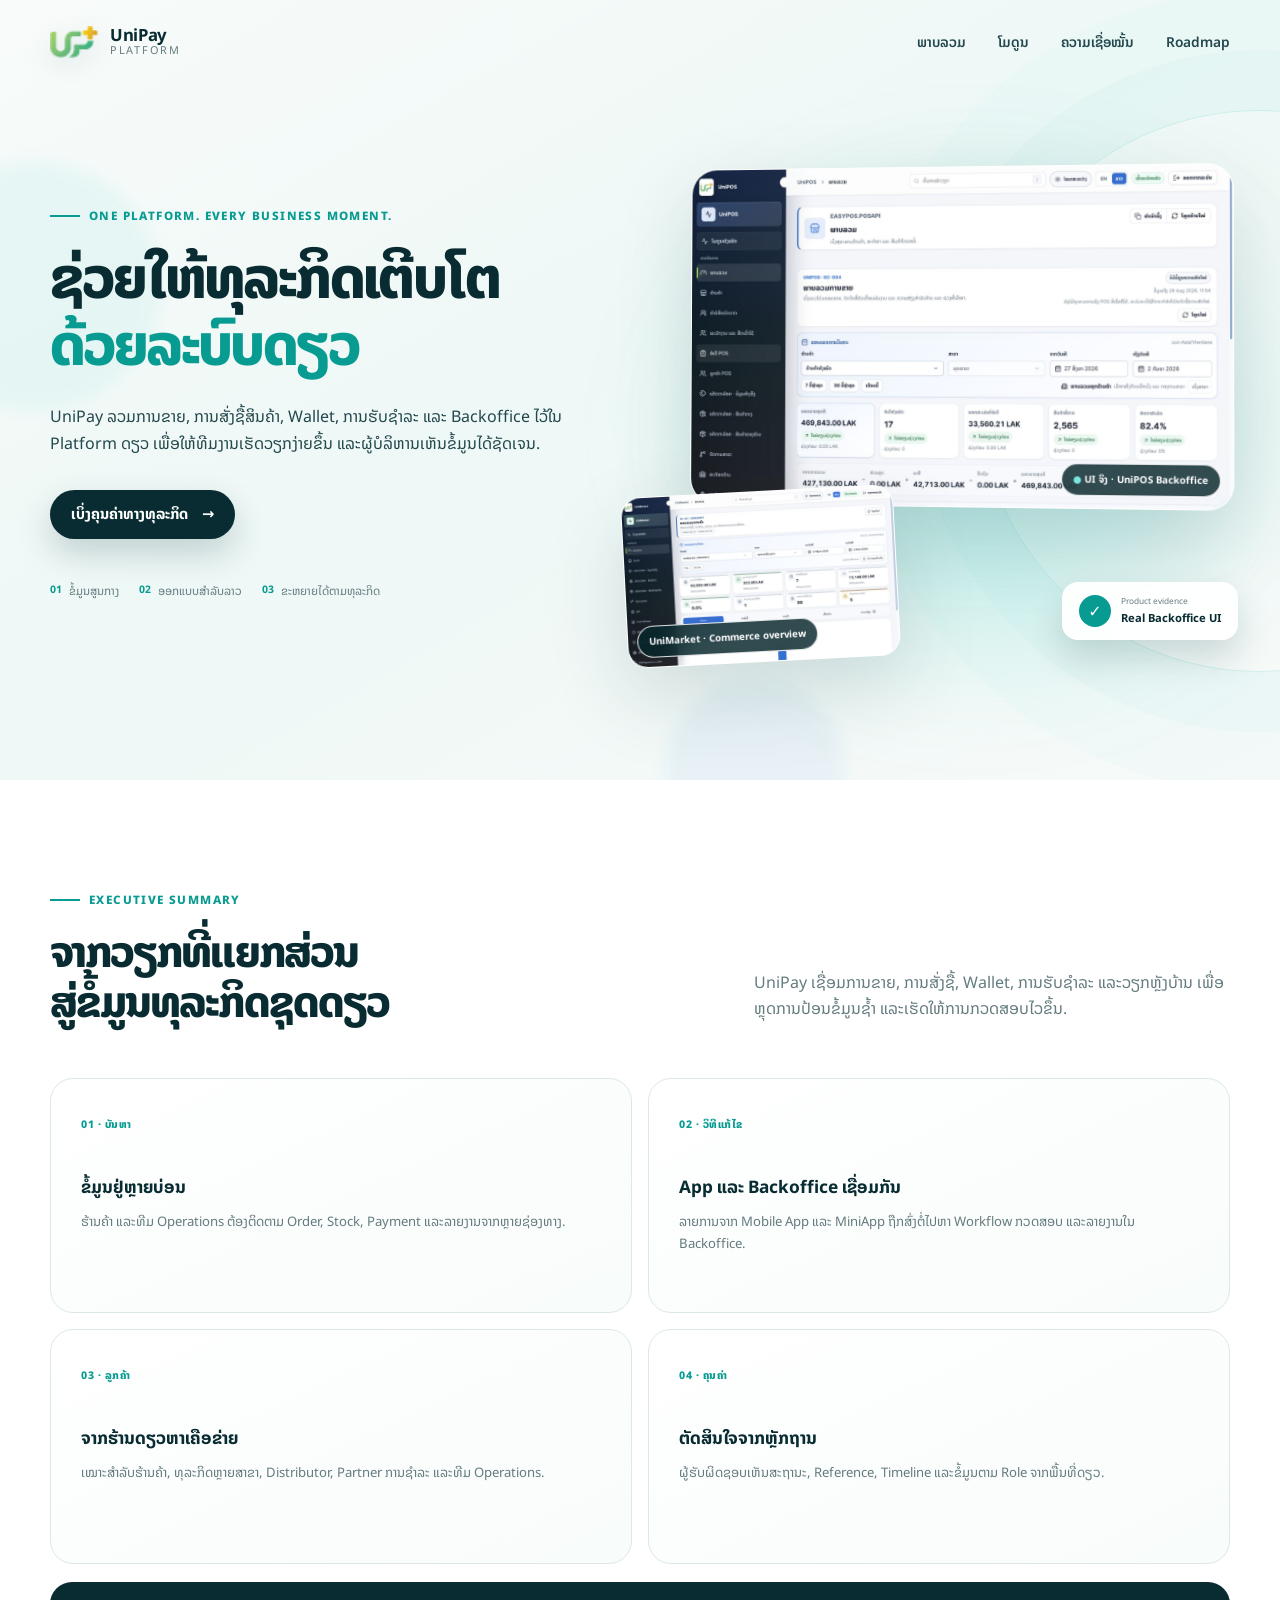
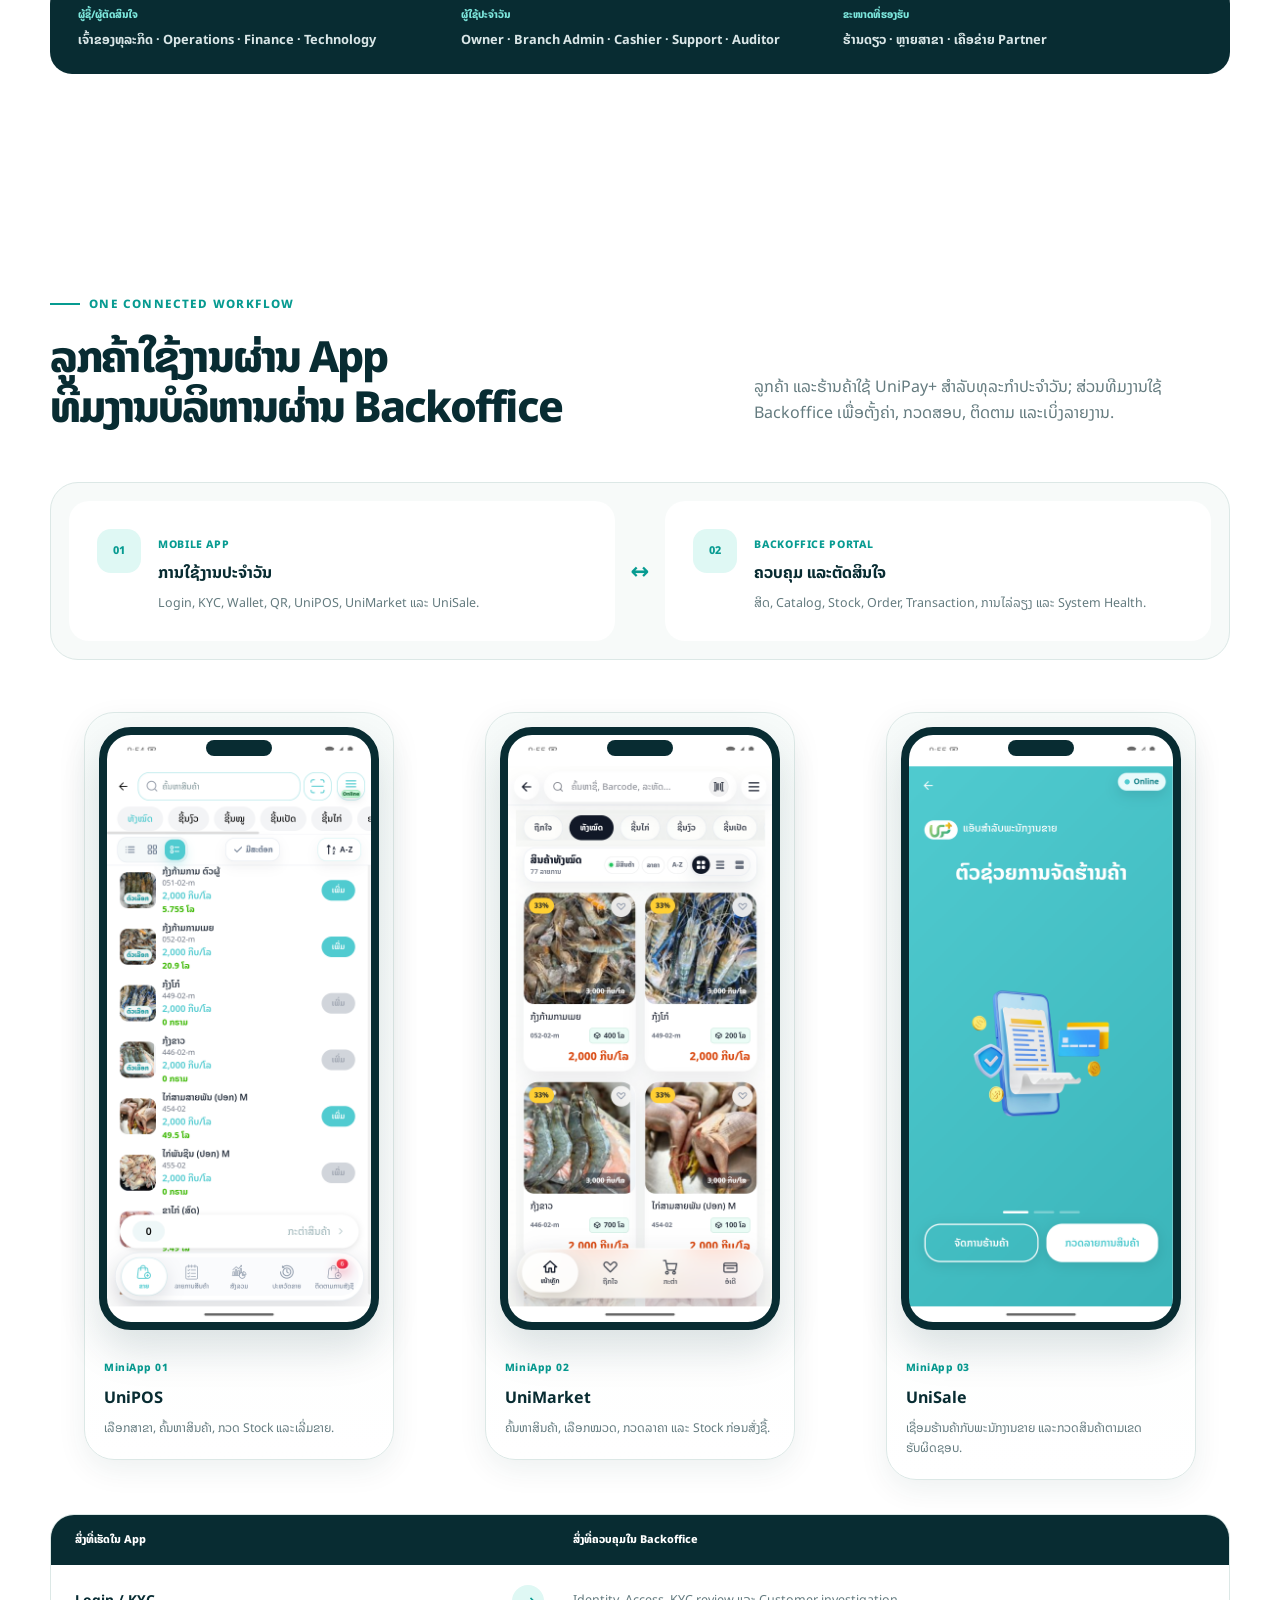
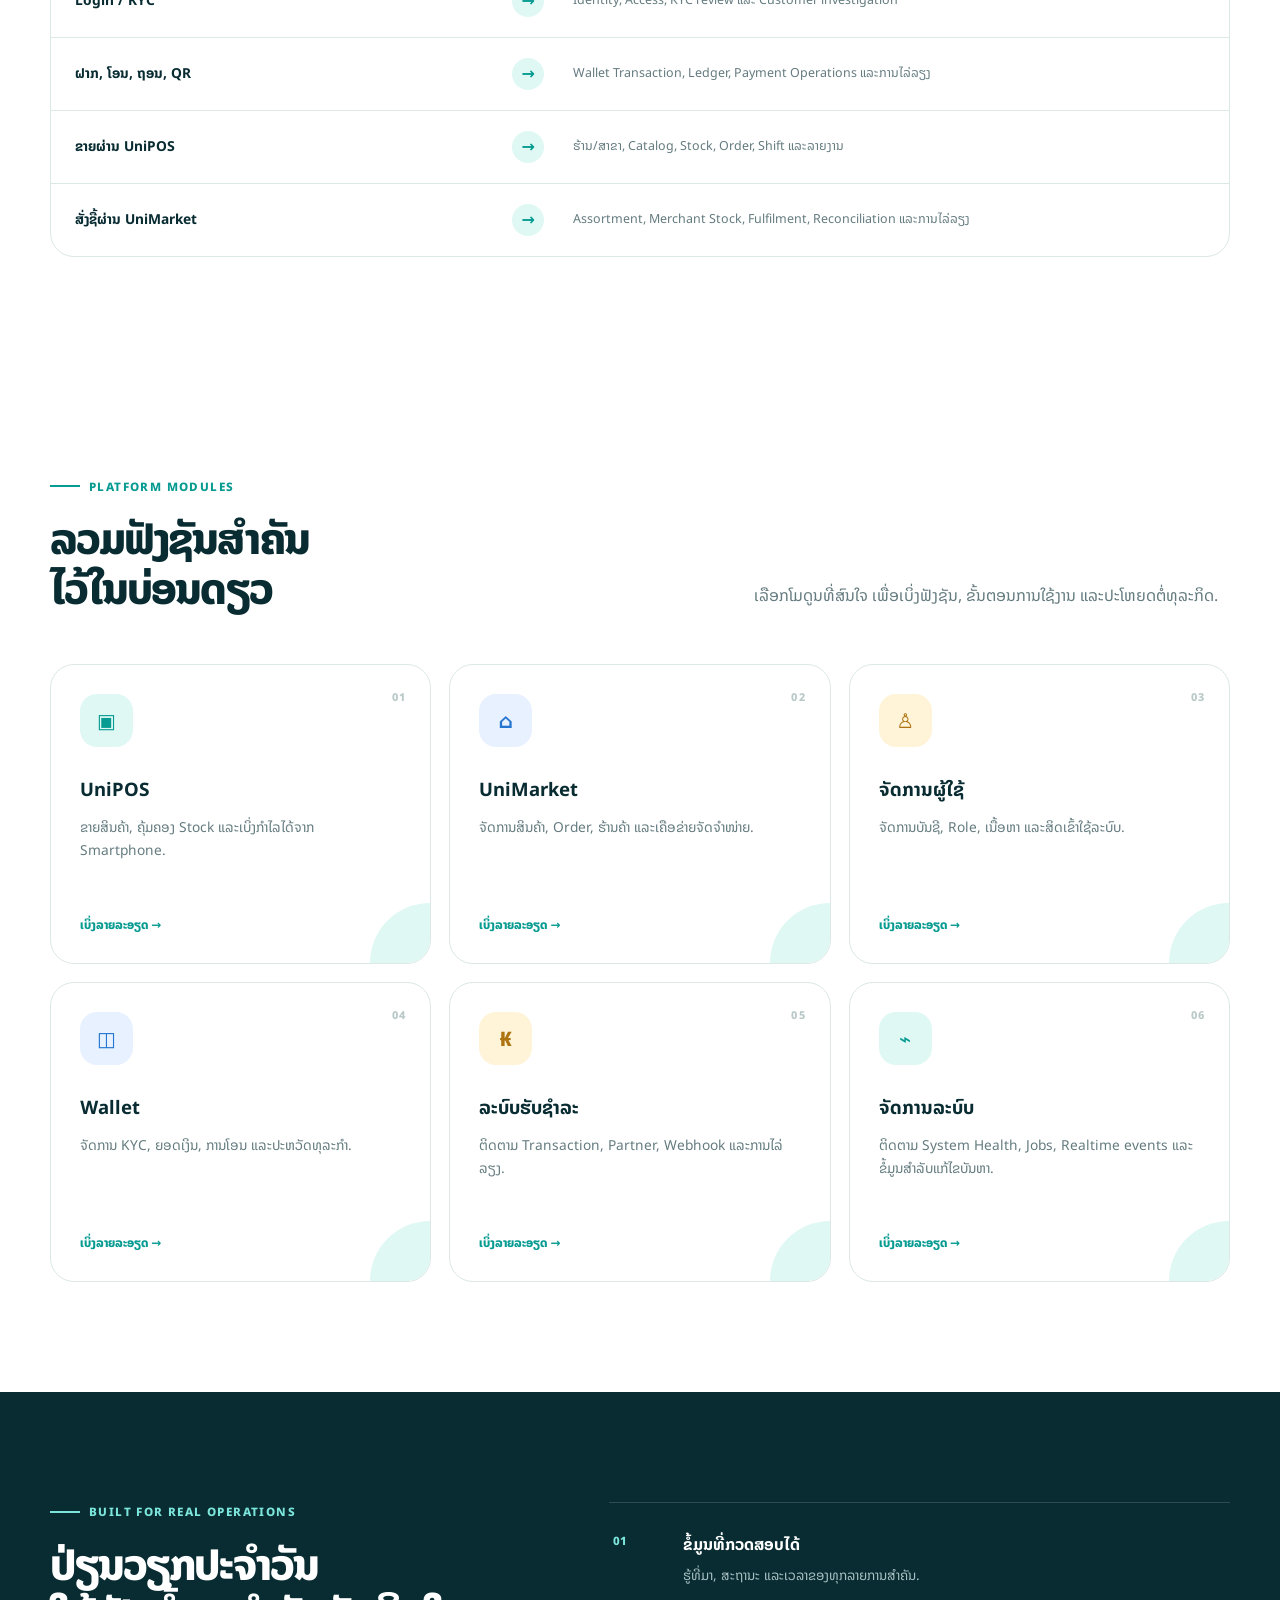
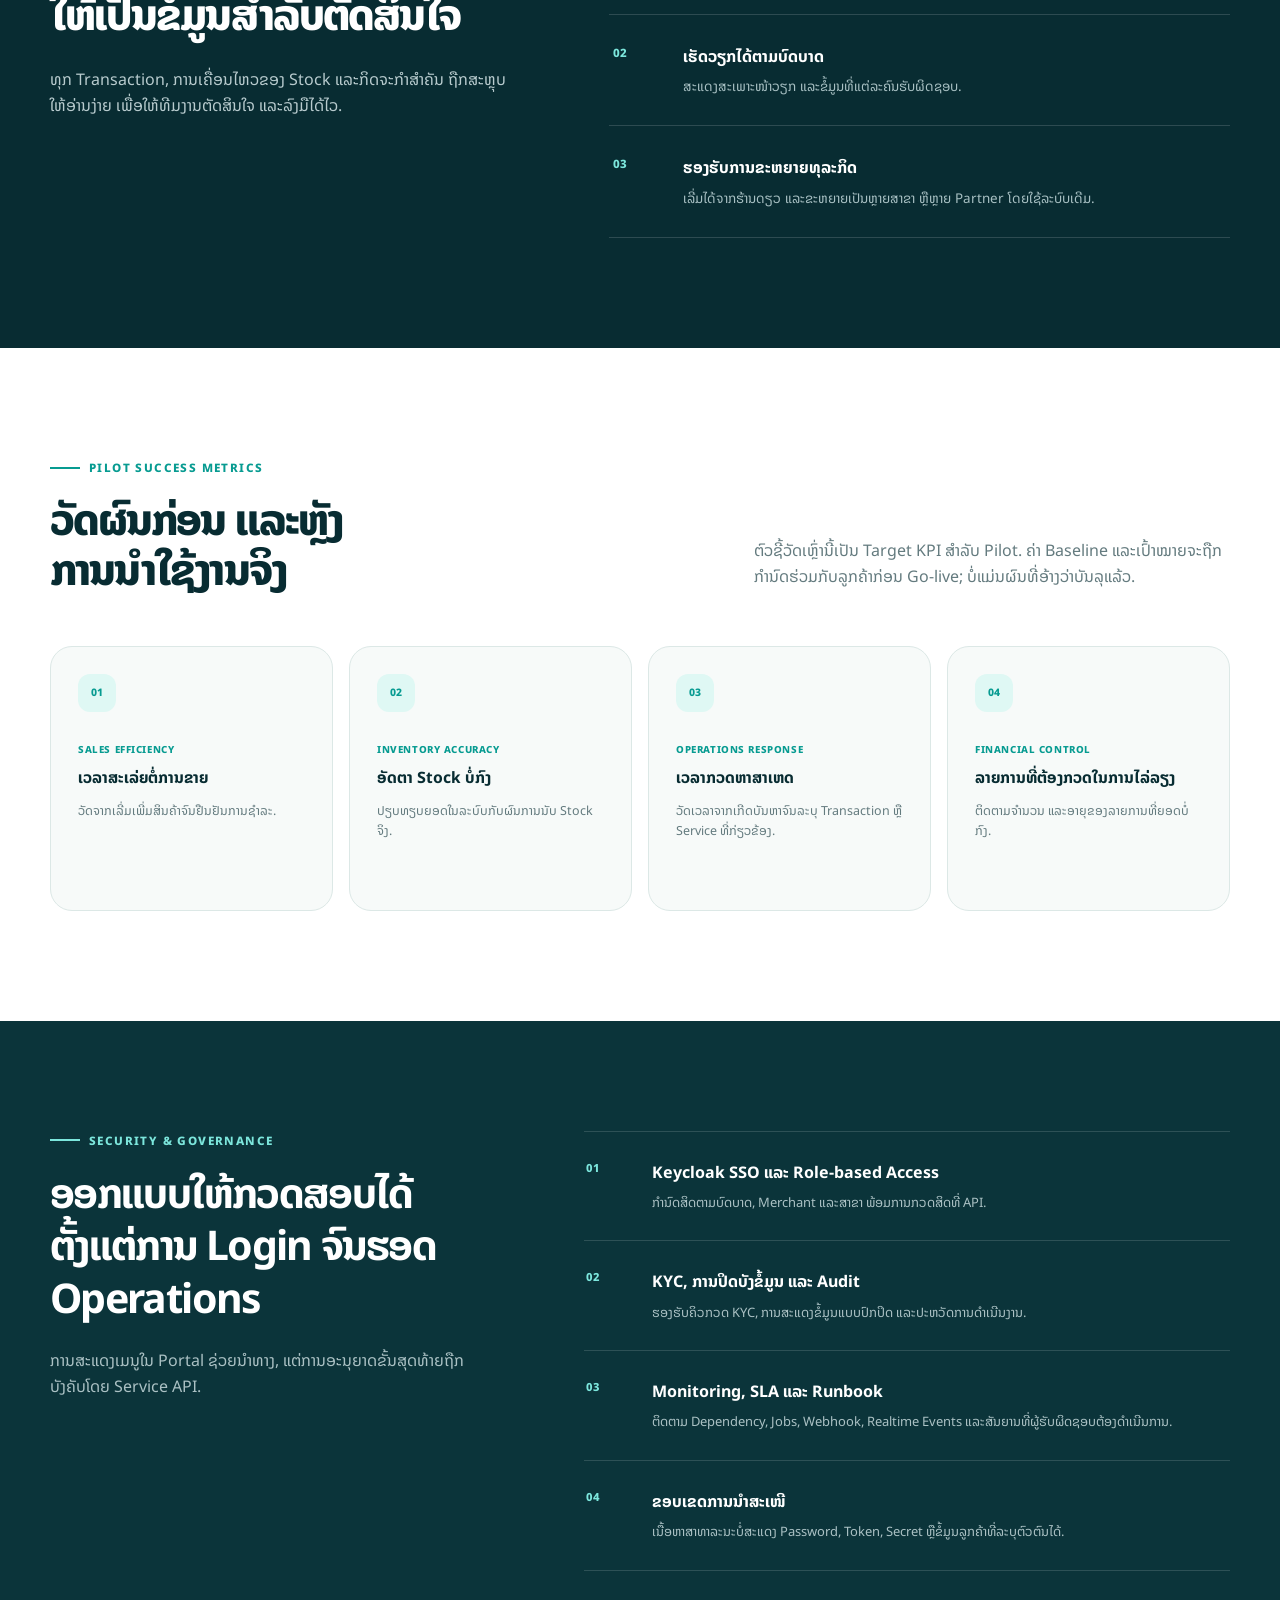
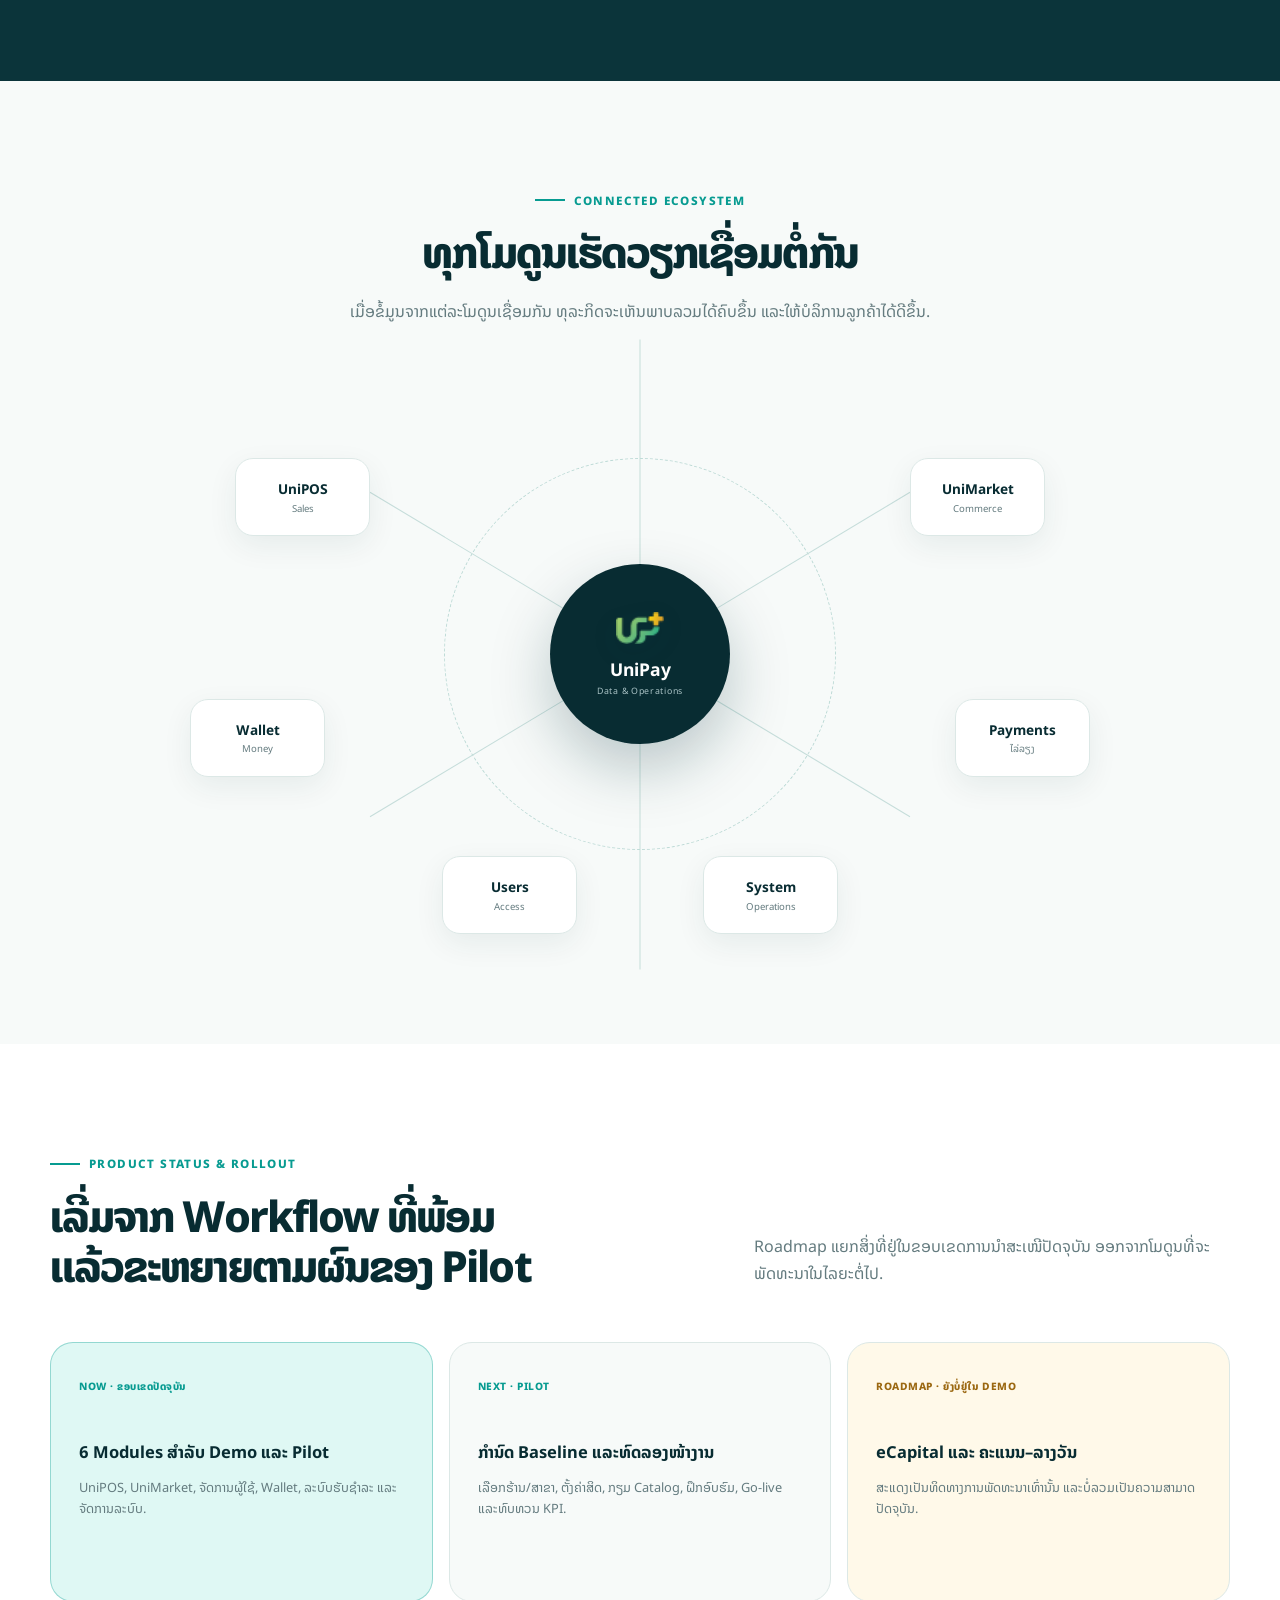
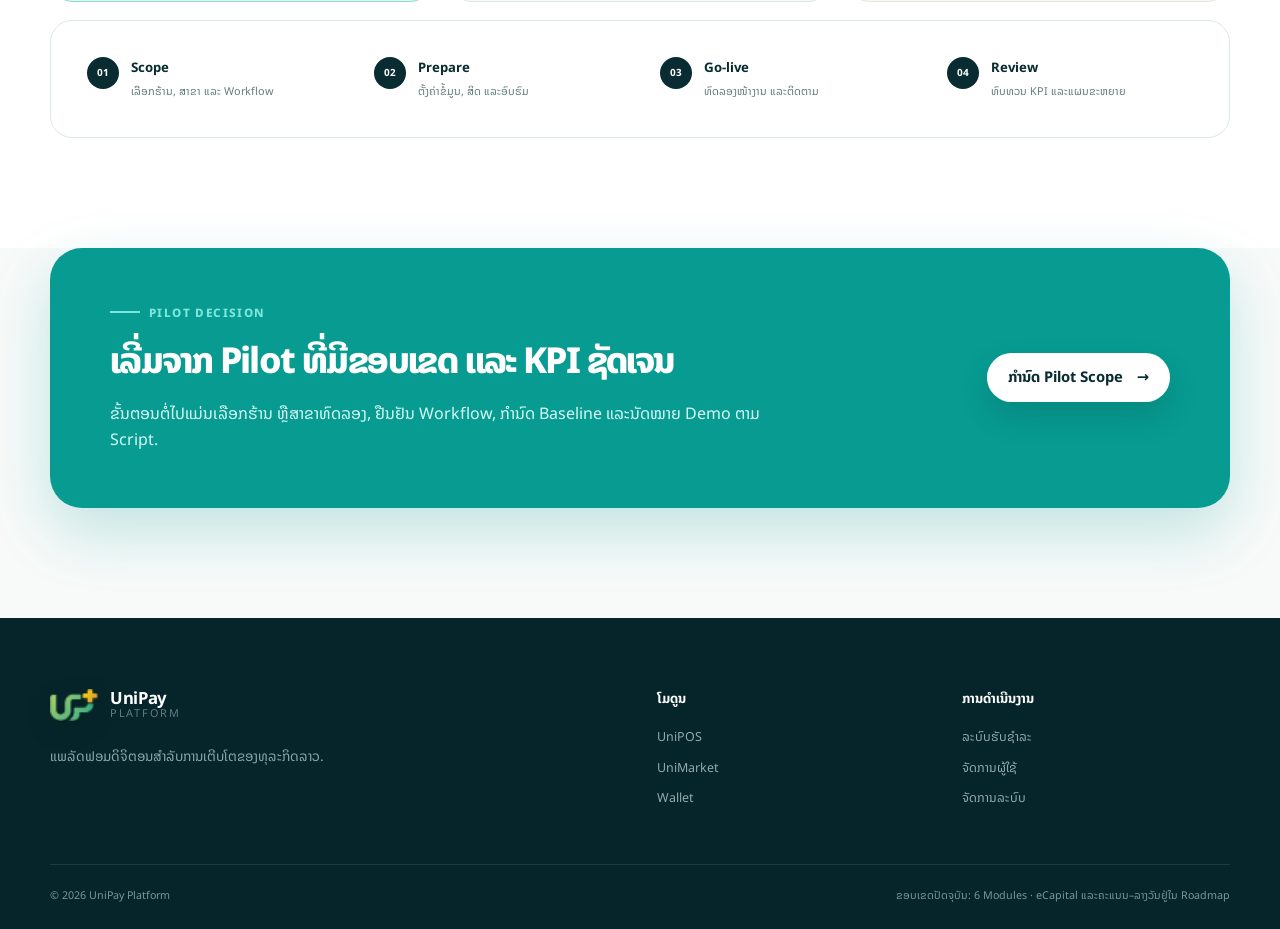
<file: index.html>
<!doctype html>
<html lang="lo">
<head>
  <meta charset="UTF-8" />
  <meta name="viewport" content="width=device-width, initial-scale=1.0" />
  <meta name="description" content="ຮູ້ຈັກ UniPay Platform — ແພລັດຟອມທີ່ເຊື່ອມການຂາຍ, ຕະຫຼາດ, Wallet ແລະການຮັບຊຳລະເຂົ້າໃນລະບົບດຽວ." />
  <meta name="theme-color" content="#07343a" />
  <title>UniPay Platform — ລະບົບດຽວສຳລັບທຸລະກິດທີ່ຕ້ອງການເຕີບໂຕ</title>
  <link rel="icon" href="./assets/unipay-brand.png" type="image/png" />
  <link rel="preconnect" href="https://fonts.googleapis.com" />
  <link rel="preconnect" href="https://fonts.gstatic.com" crossorigin />
  <link href="https://fonts.googleapis.com/css2?family=Noto+Sans+Lao:wght@400;500;600;700;800&display=swap" rel="stylesheet" />
  <link rel="stylesheet" href="./assets/css/styles.css" />
</head>
<body>
  <a class="skip-link" href="#main">ຂ້າມໄປເນື້ອຫາຫຼັກ</a>
  <header class="site-header">
    <div class="container nav-shell">
      <a class="brand" href="./" aria-label="UniPay Platform ໜ້າຫຼັກ">
        <span class="brand-mark" aria-hidden="true"><i></i><i></i><i></i></span>
        <span><strong>UniPay</strong><small>Platform</small></span>
      </a>
      <button class="menu-toggle" type="button" aria-expanded="false" aria-controls="site-nav"><span></span><span></span><span></span></button>
      <nav id="site-nav" class="site-nav" aria-label="ເມນູຫຼັກ">
        <a href="#case">ພາບລວມ</a>
        <a href="#modules">ໂມດູນ</a>
        <a href="#trust">ຄວາມເຊື່ອໝັ້ນ</a>
        <a href="#roadmap">Roadmap</a>
      </nav>
    </div>
  </header>

  <main id="main">
    <section class="hero">
      <div class="hero-orb hero-orb-one"></div><div class="hero-orb hero-orb-two"></div>
      <div class="container hero-grid">
        <div class="hero-copy reveal">
          <p class="eyebrow"><span></span> One platform. Every business moment.</p>
          <h1>ຊ່ວຍໃຫ້ທຸລະກິດເຕີບໂຕ<br /><em>ດ້ວຍລະບົບດຽວ</em></h1>
          <p class="hero-lead">UniPay ລວມການຂາຍ, ການສັ່ງຊື້ສິນຄ້າ, Wallet, ການຮັບຊຳລະ ແລະ Backoffice ໄວ້ໃນ Platform ດຽວ ເພື່ອໃຫ້ທີມງານເຮັດວຽກງ່າຍຂຶ້ນ ແລະຜູ້ບໍລິຫານເຫັນຂໍ້ມູນໄດ້ຊັດເຈນ.</p>
          <div class="hero-actions">
            <a class="button button-primary" href="#case">ເບິ່ງຄຸນຄ່າທາງທຸລະກິດ <span>→</span></a>
          </div>
          <div class="hero-proof" aria-label="ຈຸດເດັ່ນ">
            <span><b>01</b> ຂໍ້ມູນສູນກາງ</span><span><b>02</b> ອອກແບບສຳລັບລາວ</span><span><b>03</b> ຂະຫຍາຍໄດ້ຕາມທຸລະກິດ</span>
          </div>
        </div>

        <div class="hero-visual real-showcase reveal delay-1" aria-label="UI ຈິງຂອງ UniPay Backoffice">
          <div class="visual-glow"></div>
          <figure class="showcase-main">
            <img src="./assets/images/portal/unipos-overview.png" alt="UI ຈິງຂອງໜ້າພາບລວມ UniPOS" width="1440" height="900" fetchpriority="high" />
            <figcaption><span>●</span> UI ຈິງ · UniPOS Backoffice</figcaption>
          </figure>
          <figure class="showcase-secondary">
            <img src="./assets/images/portal/unimarket-overview.png" alt="UI ຈິງຂອງໜ້າພາບລວມ UniMarket" width="1440" height="900" />
            <figcaption>UniMarket · Commerce overview</figcaption>
          </figure>
          <div class="floating-card real-ui-badge"><span class="round-icon">✓</span><div><small>Product evidence</small><strong>Real Backoffice UI</strong></div></div>
        </div>
      </div>
    </section>

    <section id="case" class="section case-section">
      <div class="container">
        <div class="section-heading reveal">
          <div><p class="eyebrow"><span></span> Executive summary</p><h2>ຈາກວຽກທີ່ແຍກສ່ວນ<br />ສູ່ຂໍ້ມູນທຸລະກິດຊຸດດຽວ</h2></div>
          <p>UniPay ເຊື່ອມການຂາຍ, ການສັ່ງຊື້, Wallet, ການຮັບຊຳລະ ແລະວຽກຫຼັງບ້ານ ເພື່ອຫຼຸດການປ້ອນຂໍ້ມູນຊ້ຳ ແລະເຮັດໃຫ້ການກວດສອບໄວຂຶ້ນ.</p>
        </div>
        <div class="case-grid">
          <article class="case-card reveal"><span>01 · ບັນຫາ</span><h3>ຂໍ້ມູນຢູ່ຫຼາຍບ່ອນ</h3><p>ຮ້ານຄ້າ ແລະທີມ Operations ຕ້ອງຕິດຕາມ Order, Stock, Payment ແລະລາຍງານຈາກຫຼາຍຊ່ອງທາງ.</p></article>
          <article class="case-card reveal delay-1"><span>02 · ວິທີແກ້ໄຂ</span><h3>App ແລະ Backoffice ເຊື່ອມກັນ</h3><p>ລາຍການຈາກ Mobile App ແລະ MiniApp ຖືກສົ່ງຕໍ່ໄປຫາ Workflow ກວດສອບ ແລະລາຍງານໃນ Backoffice.</p></article>
          <article class="case-card reveal delay-2"><span>03 · ລູກຄ້າ</span><h3>ຈາກຮ້ານດຽວຫາເຄືອຂ່າຍ</h3><p>ເໝາະສຳລັບຮ້ານຄ້າ, ທຸລະກິດຫຼາຍສາຂາ, Distributor, Partner ການຊຳລະ ແລະທີມ Operations.</p></article>
          <article class="case-card reveal"><span>04 · ຄຸນຄ່າ</span><h3>ຕັດສິນໃຈຈາກຫຼັກຖານ</h3><p>ຜູ້ຮັບຜິດຊອບເຫັນສະຖານະ, Reference, Timeline ແລະຂໍ້ມູນຕາມ Role ຈາກພື້ນທີ່ດຽວ.</p></article>
        </div>
        <div class="buyer-strip reveal" aria-label="ກຸ່ມລູກຄ້າເປົ້າໝາຍ">
          <div><small>ຜູ້ຊື້/ຜູ້ຕັດສິນໃຈ</small><strong>ເຈົ້າຂອງທຸລະກິດ · Operations · Finance · Technology</strong></div>
          <div><small>ຜູ້ໃຊ້ປະຈຳວັນ</small><strong>Owner · Branch Admin · Cashier · Support · Auditor</strong></div>
          <div><small>ຂະໜາດທີ່ຮອງຮັບ</small><strong>ຮ້ານດຽວ · ຫຼາຍສາຂາ · ເຄືອຂ່າຍ Partner</strong></div>
        </div>
      </div>
    </section>

    <section id="workflow" class="section app-workflow-section">
      <div class="container">
        <div class="section-heading reveal">
          <div><p class="eyebrow"><span></span> One connected workflow</p><h2>ລູກຄ້າໃຊ້ງານຜ່ານ App<br />ທີມງານບໍລິຫານຜ່ານ Backoffice</h2></div>
          <p>ລູກຄ້າ ແລະຮ້ານຄ້າໃຊ້ UniPay+ ສຳລັບທຸລະກຳປະຈຳວັນ; ສ່ວນທີມງານໃຊ້ Backoffice ເພື່ອຕັ້ງຄ່າ, ກວດສອບ, ຕິດຕາມ ແລະເບິ່ງລາຍງານ.</p>
        </div>

        <div class="surface-switch reveal" aria-label="ສອງພື້ນທີ່ການໃຊ້ງານ">
          <article><span>01</span><div><small>Mobile App</small><h3>ການໃຊ້ງານປະຈຳວັນ</h3><p>Login, KYC, Wallet, QR, UniPOS, UniMarket ແລະ UniSale.</p></div></article>
          <div class="surface-arrow" aria-hidden="true">↔</div>
          <article><span>02</span><div><small>Backoffice Portal</small><h3>ຄວບຄຸມ ແລະຕັດສິນໃຈ</h3><p>ສິດ, Catalog, Stock, Order, Transaction, ການໄລ່ລຽງ ແລະ System Health.</p></div></article>
        </div>

        <div class="app-phone-gallery">
          <figure class="app-phone reveal"><div class="phone-screen"><img src="./assets/images/app/unipos-catalog.png" alt="UI ຈິງຂອງ UniPOS ໃນແອັບ" width="1080" height="2400" loading="lazy" /></div><figcaption><span>MiniApp 01</span><h3>UniPOS</h3><p>ເລືອກສາຂາ, ຄົ້ນຫາສິນຄ້າ, ກວດ Stock ແລະເລີ່ມຂາຍ.</p></figcaption></figure>
          <figure class="app-phone reveal delay-1"><div class="phone-screen"><img src="./assets/images/app/unimarket-catalog.png" alt="UI ຈິງຂອງ UniMarket ໃນແອັບ" width="1080" height="2400" loading="lazy" /></div><figcaption><span>MiniApp 02</span><h3>UniMarket</h3><p>ຄົ້ນຫາສິນຄ້າ, ເລືອກໝວດ, ກວດລາຄາ ແລະ Stock ກ່ອນສັ່ງຊື້.</p></figcaption></figure>
          <figure class="app-phone reveal delay-2"><div class="phone-screen"><img src="./assets/images/app/unisale-intro.png" alt="UI ຈິງຂອງ UniSale ໃນແອັບ" width="1080" height="2400" loading="lazy" /></div><figcaption><span>MiniApp 03</span><h3>UniSale</h3><p>ເຊື່ອມຮ້ານຄ້າກັບພະນັກງານຂາຍ ແລະກວດສິນຄ້າຕາມເຂດຮັບຜິດຊອບ.</p></figcaption></figure>
        </div>

        <div class="workflow-map reveal">
          <div class="workflow-head"><span>ສິ່ງທີ່ເຮັດໃນ App</span><span>ສິ່ງທີ່ຄວບຄຸມໃນ Backoffice</span></div>
          <article><strong>Login / KYC</strong><i>→</i><p>Identity, Access, KYC review ແລະ Customer investigation</p></article>
          <article><strong>ຝາກ, ໂອນ, ຖອນ, QR</strong><i>→</i><p>Wallet Transaction, Ledger, Payment Operations ແລະການໄລ່ລຽງ</p></article>
          <article><strong>ຂາຍຜ່ານ UniPOS</strong><i>→</i><p>ຮ້ານ/ສາຂາ, Catalog, Stock, Order, Shift ແລະລາຍງານ</p></article>
          <article><strong>ສັ່ງຊື້ຜ່ານ UniMarket</strong><i>→</i><p>Assortment, Merchant Stock, Fulfilment, Reconciliation ແລະການໄລ່ລຽງ</p></article>
        </div>
      </div>
    </section>

    <section id="modules" class="section modules-section">
      <div class="container">
        <div class="section-heading reveal"><div><p class="eyebrow"><span></span> Platform modules</p><h2>ລວມຟັງຊັນສຳຄັນ<br />ໄວ້ໃນບ່ອນດຽວ</h2></div><p>ເລືອກໂມດູນທີ່ສົນໃຈ ເພື່ອເບິ່ງຟັງຊັນ, ຂັ້ນຕອນການໃຊ້ງານ ແລະປະໂຫຍດຕໍ່ທຸລະກິດ.</p></div>
        <div class="module-grid">
          <a class="module-card reveal" href="./modules/unipos/"><span class="module-number">01</span><span class="module-icon mint">▣</span><h3>UniPOS</h3><p>ຂາຍສິນຄ້າ, ຄຸ້ມຄອງ Stock ແລະເບິ່ງກຳໄລໄດ້ຈາກ Smartphone.</p><span class="card-link">ເບິ່ງລາຍລະອຽດ →</span></a>
          <a class="module-card reveal delay-1" href="./modules/unimarket/"><span class="module-number">02</span><span class="module-icon blue">⌂</span><h3>UniMarket</h3><p>ຈັດການສິນຄ້າ, Order, ຮ້ານຄ້າ ແລະເຄືອຂ່າຍຈັດຈຳໜ່າຍ.</p><span class="card-link">ເບິ່ງລາຍລະອຽດ →</span></a>
          <a class="module-card reveal delay-2" href="./modules/users/"><span class="module-number">03</span><span class="module-icon gold">♙</span><h3>ຈັດການຜູ້ໃຊ້</h3><p>ຈັດການບັນຊີ, Role, ເນື້ອຫາ ແລະສິດເຂົ້າໃຊ້ລະບົບ.</p><span class="card-link">ເບິ່ງລາຍລະອຽດ →</span></a>
          <a class="module-card reveal" href="./modules/wallet/"><span class="module-number">04</span><span class="module-icon blue">◫</span><h3>Wallet</h3><p>ຈັດການ KYC, ຍອດເງິນ, ການໂອນ ແລະປະຫວັດທຸລະກຳ.</p><span class="card-link">ເບິ່ງລາຍລະອຽດ →</span></a>
          <a class="module-card reveal delay-1" href="./modules/payments/"><span class="module-number">05</span><span class="module-icon gold">₭</span><h3>ລະບົບຮັບຊຳລະ</h3><p>ຕິດຕາມ Transaction, Partner, Webhook ແລະການໄລ່ລຽງ.</p><span class="card-link">ເບິ່ງລາຍລະອຽດ →</span></a>
          <a class="module-card reveal delay-2" href="./modules/system/"><span class="module-number">06</span><span class="module-icon mint">⌁</span><h3>ຈັດການລະບົບ</h3><p>ຕິດຕາມ System Health, Jobs, Realtime events ແລະຂໍ້ມູນສຳລັບແກ້ໄຂບັນຫາ.</p><span class="card-link">ເບິ່ງລາຍລະອຽດ →</span></a>
        </div>
      </div>
    </section>

    <section id="why" class="section why-section">
      <div class="container why-grid">
        <div class="why-copy reveal"><p class="eyebrow light"><span></span> Built for real operations</p><h2>ປ່ຽນວຽກປະຈຳວັນ<br />ໃຫ້ເປັນຂໍ້ມູນສຳລັບຕັດສິນໃຈ</h2><p>ທຸກ Transaction, ການເຄື່ອນໄຫວຂອງ Stock ແລະກິດຈະກຳສຳຄັນ ຖືກສະຫຼຸບໃຫ້ອ່ານງ່າຍ ເພື່ອໃຫ້ທີມງານຕັດສິນໃຈ ແລະລົງມືໄດ້ໄວ.</p></div>
        <div class="why-list">
          <article class="reveal"><span>01</span><div><h3>ຂໍ້ມູນທີ່ກວດສອບໄດ້</h3><p>ຮູ້ທີ່ມາ, ສະຖານະ ແລະເວລາຂອງທຸກລາຍການສຳຄັນ.</p></div></article>
          <article class="reveal delay-1"><span>02</span><div><h3>ເຮັດວຽກໄດ້ຕາມບົດບາດ</h3><p>ສະແດງສະເພາະໜ້າວຽກ ແລະຂໍ້ມູນທີ່ແຕ່ລະຄົນຮັບຜິດຊອບ.</p></div></article>
          <article class="reveal delay-2"><span>03</span><div><h3>ຮອງຮັບການຂະຫຍາຍທຸລະກິດ</h3><p>ເລີ່ມໄດ້ຈາກຮ້ານດຽວ ແລະຂະຫຍາຍເປັນຫຼາຍສາຂາ ຫຼືຫຼາຍ Partner ໂດຍໃຊ້ລະບົບເດີມ.</p></div></article>
        </div>
      </div>
    </section>

    <section id="kpi" class="section kpi-section">
      <div class="container">
        <div class="section-heading reveal">
          <div><p class="eyebrow"><span></span> Pilot success metrics</p><h2>ວັດຜົນກ່ອນ ແລະຫຼັງ<br />ການນຳໃຊ້ງານຈິງ</h2></div>
          <p>ຕົວຊີ້ວັດເຫຼົ່ານີ້ເປັນ Target KPI ສຳລັບ Pilot. ຄ່າ Baseline ແລະເປົ້າໝາຍຈະຖືກກຳນົດຮ່ວມກັບລູກຄ້າກ່ອນ Go-live; ບໍ່ແມ່ນຜົນທີ່ອ້າງວ່າບັນລຸແລ້ວ.</p>
        </div>
        <div class="kpi-grid">
          <article class="kpi-card reveal"><span>01</span><small>Sales efficiency</small><h3>ເວລາສະເລ່ຍຕໍ່ການຂາຍ</h3><p>ວັດຈາກເລີ່ມເພີ່ມສິນຄ້າຈົນຢືນຢັນການຊຳລະ.</p></article>
          <article class="kpi-card reveal delay-1"><span>02</span><small>Inventory accuracy</small><h3>ອັດຕາ Stock ບໍ່ກົງ</h3><p>ປຽບທຽບຍອດໃນລະບົບກັບຜົນການນັບ Stock ຈິງ.</p></article>
          <article class="kpi-card reveal delay-2"><span>03</span><small>Operations response</small><h3>ເວລາກວດຫາສາເຫດ</h3><p>ວັດເວລາຈາກເກີດບັນຫາຈົນລະບຸ Transaction ຫຼື Service ທີ່ກ່ຽວຂ້ອງ.</p></article>
          <article class="kpi-card reveal"><span>04</span><small>Financial control</small><h3>ລາຍການທີ່ຕ້ອງກວດໃນການໄລ່ລຽງ</h3><p>ຕິດຕາມຈຳນວນ ແລະອາຍຸຂອງລາຍການທີ່ຍອດບໍ່ກົງ.</p></article>
        </div>
      </div>
    </section>

    <section id="trust" class="section trust-section">
      <div class="container trust-grid">
        <div class="trust-copy reveal"><p class="eyebrow light"><span></span> Security & governance</p><h2>ອອກແບບໃຫ້ກວດສອບໄດ້<br />ຕັ້ງແຕ່ການ Login ຈົນຮອດ Operations</h2><p>ການສະແດງເມນູໃນ Portal ຊ່ວຍນຳທາງ, ແຕ່ການອະນຸຍາດຂັ້ນສຸດທ້າຍຖືກບັງຄັບໂດຍ Service API.</p></div>
        <div class="trust-list">
          <article class="reveal"><span>01</span><div><h3>Keycloak SSO ແລະ Role-based Access</h3><p>ກຳນົດສິດຕາມບົດບາດ, Merchant ແລະສາຂາ ພ້ອມການກວດສິດທີ່ API.</p></div></article>
          <article class="reveal delay-1"><span>02</span><div><h3>KYC, ການປິດບັງຂໍ້ມູນ ແລະ Audit</h3><p>ຮອງຮັບຄິວກວດ KYC, ການສະແດງຂໍ້ມູນແບບປົກປິດ ແລະປະຫວັດການດຳເນີນງານ.</p></div></article>
          <article class="reveal delay-2"><span>03</span><div><h3>Monitoring, SLA ແລະ Runbook</h3><p>ຕິດຕາມ Dependency, Jobs, Webhook, Realtime Events ແລະສັນຍານທີ່ຜູ້ຮັບຜິດຊອບຕ້ອງດຳເນີນການ.</p></div></article>
          <article class="reveal"><span>04</span><div><h3>ຂອບເຂດການນຳສະເໜີ</h3><p>ເນື້ອຫາສາທາລະນະບໍ່ສະແດງ Password, Token, Secret ຫຼືຂໍ້ມູນລູກຄ້າທີ່ລະບຸຕົວຕົນໄດ້.</p></div></article>
        </div>
      </div>
    </section>

    <section id="ecosystem" class="section ecosystem-section">
      <div class="container">
        <div class="section-heading centered reveal"><div><p class="eyebrow"><span></span> Connected ecosystem</p><h2>ທຸກໂມດູນເຮັດວຽກເຊື່ອມຕໍ່ກັນ</h2></div><p>ເມື່ອຂໍ້ມູນຈາກແຕ່ລະໂມດູນເຊື່ອມກັນ ທຸລະກິດຈະເຫັນພາບລວມໄດ້ຄົບຂຶ້ນ ແລະໃຫ້ບໍລິການລູກຄ້າໄດ້ດີຂຶ້ນ.</p></div>
        <div class="ecosystem-map reveal">
          <div class="eco-line line-a"></div><div class="eco-line line-b"></div><div class="eco-line line-c"></div>
          <div class="eco-core"><span class="brand-mark"><i></i><i></i><i></i></span><strong>UniPay</strong><small>Data & Operations</small></div>
          <a href="./modules/unipos/" class="eco-node node-1"><b>UniPOS</b><small>Sales</small></a>
          <a href="./modules/unimarket/" class="eco-node node-2"><b>UniMarket</b><small>Commerce</small></a>
          <a href="./modules/wallet/" class="eco-node node-3"><b>Wallet</b><small>Money</small></a>
          <a href="./modules/payments/" class="eco-node node-4"><b>Payments</b><small>ໄລ່ລຽງ</small></a>
          <a href="./modules/users/" class="eco-node node-5"><b>Users</b><small>Access</small></a>
          <a href="./modules/system/" class="eco-node node-6"><b>System</b><small>Operations</small></a>
        </div>
      </div>
    </section>

    <section id="roadmap" class="section roadmap-section">
      <div class="container">
        <div class="section-heading reveal">
          <div><p class="eyebrow"><span></span> Product status & rollout</p><h2>ເລີ່ມຈາກ Workflow ທີ່ພ້ອມ<br />ແລ້ວຂະຫຍາຍຕາມຜົນຂອງ Pilot</h2></div>
          <p>Roadmap ແຍກສິ່ງທີ່ຢູ່ໃນຂອບເຂດການນຳສະເໜີປັດຈຸບັນ ອອກຈາກໂມດູນທີ່ຈະພັດທະນາໃນໄລຍະຕໍ່ໄປ.</p>
        </div>
        <div class="roadmap-grid">
          <article class="roadmap-card current reveal"><span>NOW · ຂອບເຂດປັດຈຸບັນ</span><h3>6 Modules ສຳລັບ Demo ແລະ Pilot</h3><p>UniPOS, UniMarket, ຈັດການຜູ້ໃຊ້, Wallet, ລະບົບຮັບຊຳລະ ແລະຈັດການລະບົບ.</p></article>
          <article class="roadmap-card reveal delay-1"><span>NEXT · PILOT</span><h3>ກຳນົດ Baseline ແລະທົດລອງໜ້າງານ</h3><p>ເລືອກຮ້ານ/ສາຂາ, ຕັ້ງຄ່າສິດ, ກຽມ Catalog, ຝຶກອົບຮົມ, Go-live ແລະທົບທວນ KPI.</p></article>
          <article class="roadmap-card planned reveal delay-2"><span>ROADMAP · ຍັງບໍ່ຢູ່ໃນ DEMO</span><h3>eCapital ແລະ ຄະແນນ–ລາງວັນ</h3><p>ສະແດງເປັນທິດທາງການພັດທະນາເທົ່ານັ້ນ ແລະບໍ່ລວມເປັນຄວາມສາມາດປັດຈຸບັນ.</p></article>
        </div>
        <div class="pilot-steps reveal">
          <div><b>01</b><span><strong>Scope</strong><small>ເລືອກຮ້ານ, ສາຂາ ແລະ Workflow</small></span></div>
          <div><b>02</b><span><strong>Prepare</strong><small>ຕັ້ງຄ່າຂໍ້ມູນ, ສິດ ແລະອົບຮົມ</small></span></div>
          <div><b>03</b><span><strong>Go-live</strong><small>ທົດລອງໜ້າງານ ແລະຕິດຕາມ</small></span></div>
          <div><b>04</b><span><strong>Review</strong><small>ທົບທວນ KPI ແລະແຜນຂະຫຍາຍ</small></span></div>
        </div>
      </div>
    </section>

    <section class="cta-section"><div class="container"><div class="cta-card reveal"><div><p class="eyebrow light"><span></span> Pilot decision</p><h2>ເລີ່ມຈາກ Pilot ທີ່ມີຂອບເຂດ ແລະ KPI ຊັດເຈນ</h2><p>ຂັ້ນຕອນຕໍ່ໄປແມ່ນເລືອກຮ້ານ ຫຼືສາຂາທົດລອງ, ຢືນຢັນ Workflow, ກຳນົດ Baseline ແລະນັດໝາຍ Demo ຕາມ Script.</p></div><div class="cta-actions"><a class="button button-light" href="#roadmap">ກຳນົດ Pilot Scope <span>→</span></a></div></div></div></section>
  </main>

  <footer class="site-footer"><div class="container footer-grid"><div><a class="brand footer-brand" href="./"><span class="brand-mark"><i></i><i></i><i></i></span><span><strong>UniPay</strong><small>Platform</small></span></a><p>ແພລັດຟອມດິຈິຕອນສຳລັບການເຕີບໂຕຂອງທຸລະກິດລາວ.</p></div><div><strong>ໂມດູນ</strong><a href="./modules/unipos/">UniPOS</a><a href="./modules/unimarket/">UniMarket</a><a href="./modules/wallet/">Wallet</a></div><div><strong>ການດຳເນີນງານ</strong><a href="./modules/payments/">ລະບົບຮັບຊຳລະ</a><a href="./modules/users/">ຈັດການຜູ້ໃຊ້</a><a href="./modules/system/">ຈັດການລະບົບ</a></div></div><div class="container footer-bottom"><span>© <span data-year></span> UniPay Platform</span><span>ຂອບເຂດປັດຈຸບັນ: 6 Modules · eCapital ແລະຄະແນນ–ລາງວັນຢູ່ໃນ Roadmap</span></div></footer>
  <script src="./assets/js/site.js" defer></script>
</body>
</html>
</file>
<file: assets/css/styles.css>
:root {
  --ink: #082c32;
  --ink-2: #22474c;
  --muted: #647b7f;
  --paper: #f7faf9;
  --white: #ffffff;
  --line: #dce8e6;
  --mint: #22c7b8;
  --mint-dark: #079b91;
  --mint-soft: #dff8f4;
  --blue: #2475d0;
  --blue-soft: #e8f1ff;
  --gold: #e4a62f;
  --gold-soft: #fff4d8;
  --danger: #e96767;
  --shadow-sm: 0 10px 30px rgba(7, 52, 58, .07);
  --shadow-lg: 0 30px 80px rgba(7, 52, 58, .15);
  --radius: 24px;
  --container: 1180px;
}

* { box-sizing: border-box; }
html { scroll-behavior: smooth; }
body { margin: 0; color: var(--ink); background: var(--paper); font-family: "Noto Sans Lao", system-ui, sans-serif; line-height: 1.65; -webkit-font-smoothing: antialiased; }
a { color: inherit; text-decoration: none; }
button, input { font: inherit; }
img, svg { display: block; max-width: 100%; }
.container { width: min(calc(100% - 40px), var(--container)); margin-inline: auto; }
.skip-link { position: fixed; left: 16px; top: -80px; z-index: 1000; padding: 10px 16px; border-radius: 12px; color: #fff; background: var(--ink); transition: top .2s; }
.skip-link:focus { top: 16px; }

.site-header { position: fixed; inset: 0 0 auto; z-index: 50; border-bottom: 1px solid transparent; transition: background .25s, border-color .25s, box-shadow .25s; }
.site-header.scrolled { background: rgba(247, 250, 249, .9); border-color: rgba(220, 232, 230, .8); box-shadow: 0 8px 30px rgba(7, 52, 58, .05); backdrop-filter: blur(18px); }
.nav-shell { min-height: 84px; display: flex; align-items: center; justify-content: space-between; gap: 24px; }
.brand { display: inline-flex; align-items: center; gap: 12px; }
.brand > span:last-child { display: flex; flex-direction: column; line-height: 1.05; }
.brand strong { font-size: 1.05rem; letter-spacing: -.02em; }
.brand small { color: var(--muted); font-size: .68rem; letter-spacing: .16em; text-transform: uppercase; }
.brand-mark { width: 48px; height: 34px; display: inline-flex; flex: 0 0 auto; background: url("../unipay-brand.png") center / contain no-repeat; filter: drop-shadow(0 7px 12px rgba(7, 52, 58, .12)); }
.brand-mark i { display: none; }
.site-nav { display: flex; align-items: center; gap: 32px; color: var(--ink-2); font-size: .86rem; font-weight: 600; }
.site-nav > a:not(.nav-cta) { position: relative; }
.site-nav > a:not(.nav-cta)::after { content: ""; position: absolute; inset: auto 0 -5px; height: 2px; background: var(--mint); transform: scaleX(0); transform-origin: left; transition: transform .2s; }
.site-nav > a:hover::after { transform: scaleX(1); }
.nav-cta { padding: 11px 18px; border-radius: 999px; color: #fff; background: var(--ink); box-shadow: 0 8px 20px rgba(7, 52, 58, .14); }
.menu-toggle { display: none; width: 44px; height: 44px; padding: 11px; border: 0; border-radius: 12px; background: #fff; }
.menu-toggle span { display: block; height: 2px; margin: 4px 0; background: var(--ink); border-radius: 9px; }

.hero { position: relative; min-height: 780px; padding: 148px 0 92px; overflow: hidden; background: linear-gradient(150deg, #f8fbfa 0%, #eef8f6 46%, #f7faf9 100%); }
.hero::after { content: ""; position: absolute; width: 560px; height: 560px; right: -260px; top: 110px; border: 1px solid rgba(34, 199, 184, .18); border-radius: 50%; box-shadow: 0 0 0 60px rgba(34, 199, 184, .03), 0 0 0 120px rgba(34, 199, 184, .02); }
.hero-orb { position: absolute; border-radius: 50%; filter: blur(8px); opacity: .55; }
.hero-orb-one { width: 250px; height: 250px; left: -90px; top: 160px; background: rgba(34, 199, 184, .12); }
.hero-orb-two { width: 180px; height: 180px; right: 34%; bottom: -80px; background: rgba(36, 117, 208, .1); }
.hero-grid { position: relative; z-index: 2; display: grid; grid-template-columns: .94fr 1.06fr; align-items: center; gap: 60px; }
.eyebrow { margin: 0 0 18px; display: flex; align-items: center; gap: 9px; color: var(--mint-dark); font-size: .73rem; font-weight: 800; letter-spacing: .12em; text-transform: uppercase; }
.eyebrow span { width: 30px; height: 2px; background: currentColor; }
.hero h1, .section-heading h2, .why-copy h2, .cta-card h2, .module-hero h1 { margin: 0; font-weight: 800; letter-spacing: -.045em; line-height: 1.17; }
.hero h1 { font-size: clamp(2.7rem, 4.5vw, 4.35rem); }
.hero h1 em { color: var(--mint-dark); font-style: normal; }
.hero-lead { max-width: 620px; margin: 25px 0 0; color: var(--ink-2); font-size: 1rem; }
.hero-actions { display: flex; align-items: center; gap: 24px; margin-top: 34px; }
.button { min-height: 48px; padding: 12px 21px; display: inline-flex; align-items: center; justify-content: center; gap: 14px; border-radius: 999px; font-size: .92rem; font-weight: 700; transition: transform .2s, box-shadow .2s, background .2s; }
.button:hover { transform: translateY(-2px); }
.button-primary { color: #fff; background: var(--ink); box-shadow: 0 14px 34px rgba(7, 52, 58, .2); }
.button-primary:hover { background: #0d454d; box-shadow: 0 18px 38px rgba(7, 52, 58, .24); }
.button-light { color: var(--ink); background: #fff; box-shadow: 0 14px 34px rgba(0, 0, 0, .12); }
.button-outline-light { color: #fff; border: 1px solid rgba(255,255,255,.38); background: transparent; }
.button-outline-light:hover { background: rgba(255,255,255,.08); }
.cta-actions { display: flex; align-items: center; justify-content: flex-end; flex-wrap: wrap; gap: 10px; }
.text-link { border-bottom: 1px solid var(--ink); font-size: .9rem; font-weight: 700; }
.hero-proof { margin-top: 42px; display: flex; gap: 20px; flex-wrap: wrap; color: var(--muted); font-size: .72rem; }
.hero-proof span { display: flex; align-items: center; gap: 7px; }
.hero-proof b { color: var(--mint-dark); font-size: .65rem; }

.hero-visual { position: relative; min-height: 510px; }
.visual-glow { position: absolute; inset: 15% 0 5% 15%; border-radius: 50%; background: rgba(34, 199, 184, .2); filter: blur(70px); }
.dashboard-window { position: absolute; width: 91%; right: 0; top: 18px; overflow: hidden; border: 1px solid rgba(255,255,255,.9); border-radius: 27px; background: rgba(255,255,255,.88); box-shadow: var(--shadow-lg); backdrop-filter: blur(15px); transform: perspective(1400px) rotateY(-7deg) rotateX(2deg); }
.window-top { height: 58px; padding: 0 20px; display: flex; align-items: center; gap: 10px; border-bottom: 1px solid var(--line); }
.window-top b { font-size: .78rem; }
.mini-logo { width: 28px; height: 28px; display: grid; place-items: center; border-radius: 9px; color: #fff; background: var(--ink); font-weight: 800; font-size: .72rem; }
.window-actions { margin-left: auto; display: flex; gap: 6px; }
.window-actions i { width: 7px; height: 7px; border-radius: 50%; background: var(--line); }
.window-body { height: 380px; display: flex; }
.mock-sidebar { width: 58px; padding: 22px 15px; display: flex; flex-direction: column; gap: 17px; border-right: 1px solid var(--line); background: #fbfdfd; }
.mock-sidebar span { width: 27px; height: 27px; border-radius: 9px; background: #e7efee; }
.mock-sidebar span.active { background: var(--mint); box-shadow: 0 7px 15px rgba(34,199,184,.25); }
.mock-content { flex: 1; padding: 22px; min-width: 0; }
.mock-heading { display: flex; justify-content: space-between; align-items: center; }
.mock-heading div { display: flex; flex-direction: column; }
.mock-heading small { color: var(--muted); font-size: .58rem; }
.mock-heading strong { font-size: .86rem; }
.live-pill { padding: 4px 8px; border-radius: 99px; color: var(--mint-dark); background: var(--mint-soft); font-size: .53rem; font-weight: 700; }
.metric-row { display: grid; grid-template-columns: repeat(3, 1fr); gap: 9px; margin-top: 19px; }
.metric-row article { min-width: 0; padding: 13px; border: 1px solid var(--line); border-radius: 13px; background: #fff; }
.metric-row small, .metric-row strong, .metric-row span { display: block; }
.metric-row small { color: var(--muted); font-size: .5rem; }
.metric-row strong { margin-top: 3px; font-size: .95rem; }
.metric-row span { color: var(--mint-dark); font-size: .48rem; }
.chart-card { height: 190px; margin-top: 12px; padding: 14px; border: 1px solid var(--line); border-radius: 15px; background: #fff; }
.card-title { display: flex; align-items: center; justify-content: space-between; }
.card-title strong { font-size: .65rem; }
.card-title small { color: var(--muted); font-size: .48rem; }
.chart-bars { height: 130px; display: flex; align-items: flex-end; gap: 10px; padding: 17px 5px 3px; border-bottom: 1px solid var(--line); }
.chart-bars i { flex: 1; height: var(--h); border-radius: 6px 6px 2px 2px; background: linear-gradient(180deg, var(--mint), #b9eee8); }
.phone-mock { position: absolute; width: 172px; height: 340px; left: -5px; bottom: -6px; z-index: 3; padding: 20px 12px 13px; border: 6px solid var(--ink); border-radius: 33px; color: var(--ink); background: #fff; box-shadow: 0 24px 45px rgba(7,52,58,.23); transform: rotate(-4deg); }
.phone-top { position: absolute; top: 6px; left: 50%; width: 48px; height: 7px; border-radius: 10px; background: var(--ink); transform: translateX(-50%); }
.phone-brand { display: flex; align-items: center; gap: 8px; font-size: .66rem; }
.phone-brand .mini-logo { width: 25px; height: 25px; }
.phone-search { margin-top: 16px; padding: 8px; border-radius: 10px; color: var(--muted); background: #f1f6f5; font-size: .47rem; }
.phone-products { margin-top: 11px; display: grid; grid-template-columns: repeat(2, 1fr); gap: 7px; }
.phone-products i { height: 72px; border-radius: 10px; background: linear-gradient(145deg, #e8f8f5, #f8fbfa); border: 1px solid var(--line); }
.phone-products i::after { content: ""; width: 70%; height: 5px; display: block; margin: 49px auto 0; border-radius: 6px; background: #c8d9d7; box-shadow: 0 8px 0 #e2eceb; }
.phone-cart { position: absolute; inset: auto 10px 10px; padding: 9px 10px; display: flex; align-items: center; justify-content: space-between; border-radius: 12px; color: #fff; background: var(--ink); }
.phone-cart span { font-size: .43rem; }
.phone-cart strong { font-size: .55rem; }
.floating-card { position: absolute; z-index: 5; padding: 12px 16px; display: flex; align-items: center; gap: 10px; border: 1px solid rgba(255,255,255,.9); border-radius: 16px; background: rgba(255,255,255,.94); box-shadow: 0 18px 35px rgba(7,52,58,.16); backdrop-filter: blur(10px); }
.floating-payment { right: -18px; bottom: 7px; animation: float 4s ease-in-out infinite; }
.round-icon { width: 32px; height: 32px; display: grid; place-items: center; border-radius: 50%; color: #fff; background: var(--mint-dark); }
.floating-card div { display: flex; flex-direction: column; }
.floating-card small { color: var(--muted); font-size: .52rem; }
.floating-card strong { font-size: .7rem; }
@keyframes float { 0%,100% { transform: translateY(0); } 50% { transform: translateY(-8px); } }

/* Real product UI showcase */
.real-showcase { isolation: isolate; }
.showcase-main, .showcase-secondary { position: absolute; margin: 0; overflow: hidden; aspect-ratio: 16 / 10; border: 1px solid rgba(255,255,255,.92); background: #fff; box-shadow: var(--shadow-lg); }
.showcase-main { width: 92%; right: 0; top: 18px; z-index: 2; border-radius: 26px; transform: perspective(1400px) rotateY(-6deg) rotateX(1deg); }
.showcase-main img, .showcase-secondary img { width: 100%; height: 100%; object-fit: cover; object-position: top; }
.showcase-main figcaption, .showcase-secondary figcaption { position: absolute; inset: auto 12px 12px auto; padding: 7px 11px; border: 1px solid rgba(255,255,255,.85); border-radius: 999px; color: #fff; background: rgba(6,37,42,.82); backdrop-filter: blur(12px); font-size: .6rem; font-weight: 700; }
.showcase-main figcaption span { color: #7ce6dc; }
.showcase-secondary { width: 46%; left: -12px; bottom: -4px; z-index: 3; border-radius: 20px; transform: rotate(-3deg); }
.showcase-secondary figcaption { left: 9px; right: auto; bottom: 9px; }
.real-ui-badge { right: -8px; bottom: 18px; }

.section { padding: 110px 0; }
.section-heading { margin-bottom: 50px; display: grid; grid-template-columns: 1.15fr .85fr; align-items: end; gap: 60px; }
.section-heading h2, .why-copy h2 { font-size: clamp(1.95rem, 3.35vw, 3.1rem); }
.section-heading > p { margin: 0 0 6px; color: var(--muted); }
.section-heading.centered { max-width: 800px; margin-inline: auto; display: block; text-align: center; }
.section-heading.centered .eyebrow { justify-content: center; }
.section-heading.centered > p { max-width: 650px; margin: 20px auto 0; }
.case-section { background: #fff; }
.case-grid { display: grid; grid-template-columns: repeat(2, 1fr); gap: 16px; }
.case-card { min-height: 235px; padding: 30px; border: 1px solid var(--line); border-radius: 23px; background: linear-gradient(155deg, #fff, #f8fcfb); }
.case-card > span { color: var(--mint-dark); font-size: .66rem; font-weight: 800; letter-spacing: .05em; }
.case-card h3 { margin: 38px 0 10px; font-size: 1.08rem; }
.case-card p { margin: 0; color: var(--muted); font-size: .82rem; }
.buyer-strip { margin-top: 18px; padding: 24px 28px; display: grid; grid-template-columns: repeat(3, 1fr); gap: 24px; border-radius: 22px; color: #fff; background: var(--ink); }
.buyer-strip div { display: flex; flex-direction: column; gap: 7px; }
.buyer-strip small { color: #7ce6dc; font-size: .65rem; font-weight: 800; }
.buyer-strip strong { color: #d9e6e7; font-size: .8rem; line-height: 1.6; }
.modules-section { background: #fff; }
.module-grid { display: grid; grid-template-columns: repeat(3, 1fr); gap: 18px; }
.module-card { position: relative; min-height: 300px; padding: 29px; overflow: hidden; border: 1px solid var(--line); border-radius: var(--radius); background: #fff; transition: transform .25s, box-shadow .25s, border-color .25s; }
.module-card::after { content: ""; position: absolute; width: 120px; height: 120px; right: -60px; bottom: -60px; border-radius: 50%; background: var(--mint-soft); transition: transform .3s; }
.module-card:hover { transform: translateY(-7px); border-color: #b8d8d3; box-shadow: var(--shadow-sm); }
.module-card:hover::after { transform: scale(1.5); }
.module-number { position: absolute; right: 24px; top: 24px; color: #b8c9c7; font-size: .68rem; font-weight: 800; letter-spacing: .1em; }
.module-icon { width: 53px; height: 53px; display: grid; place-items: center; border-radius: 17px; font-size: 1.25rem; font-weight: 800; }
.module-icon.mint { color: var(--mint-dark); background: var(--mint-soft); }
.module-icon.blue { color: var(--blue); background: var(--blue-soft); }
.module-icon.gold { color: #ae7412; background: var(--gold-soft); }
.module-card h3 { margin: 28px 0 10px; font-size: 1.16rem; }
.module-card p { margin: 0; color: var(--muted); font-size: .86rem; }
.card-link { position: absolute; left: 29px; bottom: 27px; z-index: 2; color: var(--mint-dark); font-size: .75rem; font-weight: 800; }

/* Mobile app to backoffice story */
.app-workflow-section { overflow: hidden; background: #fff; }
.surface-switch { margin-bottom: 52px; padding: 18px; display: grid; grid-template-columns: 1fr auto 1fr; align-items: stretch; gap: 16px; border: 1px solid var(--line); border-radius: 28px; background: var(--paper); }
.surface-switch article { padding: 28px; display: grid; grid-template-columns: 44px 1fr; gap: 17px; border-radius: 20px; background: #fff; }
.surface-switch article > span { width: 44px; height: 44px; display: grid; place-items: center; border-radius: 14px; color: var(--mint-dark); background: var(--mint-soft); font-size: .68rem; font-weight: 800; }
.surface-switch small { color: var(--mint-dark); font-size: .66rem; font-weight: 800; letter-spacing: .06em; text-transform: uppercase; }
.surface-switch h3 { margin: 4px 0 7px; font-size: 1rem; }
.surface-switch p { margin: 0; color: var(--muted); font-size: .78rem; }
.surface-arrow { display: grid; place-items: center; color: var(--mint-dark); font-size: 1.4rem; font-weight: 800; }
.app-phone-gallery { display: grid; grid-template-columns: repeat(3, 1fr); gap: 22px; align-items: start; }
.app-phone { width: min(100%, 310px); margin: 0; padding: 14px; justify-self: center; border: 1px solid var(--line); border-radius: 30px; background: linear-gradient(180deg, #f7fbfa, #fff); box-shadow: var(--shadow-sm); }
.phone-screen { position: relative; display: block; overflow: hidden; border: 8px solid var(--ink); border-radius: 32px; background: var(--ink); box-shadow: 0 20px 40px rgba(7,52,58,.14); }
.phone-screen::before { content: ""; position: absolute; width: 66px; height: 16px; left: 50%; top: 5px; z-index: 2; border-radius: 20px; background: var(--ink); transform: translateX(-50%); }
.phone-screen img { width: 100%; height: auto; display: block; aspect-ratio: 9 / 20; object-fit: contain; object-position: top; transition: transform .4s ease; }
.app-phone:hover .phone-screen img { transform: scale(1.012); }
.app-phone figcaption { padding: 22px 5px 7px; }
.app-phone figcaption > span { color: var(--mint-dark); font-size: .64rem; font-weight: 800; letter-spacing: .05em; }
.app-phone h3 { margin: 6px 0 7px; font-size: 1rem; }
.app-phone p { margin: 0; color: var(--muted); font-size: .76rem; }
.workflow-map, .module-workflow-map { margin-top: 34px; overflow: hidden; border: 1px solid var(--line); border-radius: 24px; background: #fff; }
.workflow-head, .workflow-map article, .module-workflow-map article { display: grid; grid-template-columns: minmax(180px, .8fr) 45px minmax(260px, 1.2fr); align-items: center; gap: 16px; }
.workflow-head { padding: 16px 24px; color: #fff; background: var(--ink); font-size: .68rem; font-weight: 800; }
.workflow-head span:first-child { grid-column: 1 / 3; }
.workflow-head span:last-child { grid-column: 3; }
.workflow-map article, .module-workflow-map article { padding: 20px 24px; border-top: 1px solid var(--line); }
.workflow-map article:first-of-type, .module-workflow-map article:first-of-type { border-top: 0; }
.workflow-map strong, .module-workflow-map strong { font-size: .86rem; }
.workflow-map i, .module-workflow-map i { width: 32px; height: 32px; display: grid; place-items: center; border-radius: 50%; color: var(--mint-dark); background: var(--mint-soft); font-style: normal; font-weight: 800; }
.workflow-map p, .module-workflow-map p { margin: 0; color: var(--muted); font-size: .78rem; }

.why-section { color: #fff; background: var(--ink); }
.why-grid { display: grid; grid-template-columns: .85fr 1.15fr; gap: 100px; }
.eyebrow.light { color: #7ce6dc; }
.why-copy p:last-child { margin-top: 26px; color: #b8cbce; }
.why-list { border-top: 1px solid rgba(255,255,255,.15); }
.why-list article { padding: 28px 4px; display: grid; grid-template-columns: 52px 1fr; gap: 18px; border-bottom: 1px solid rgba(255,255,255,.15); }
.why-list article > span { color: #7ce6dc; font-size: .72rem; font-weight: 800; }
.why-list h3 { margin: 0 0 6px; font-size: 1rem; }
.why-list p { margin: 0; color: #a8c0c3; font-size: .84rem; }

.kpi-section { background: #fff; }
.kpi-grid { display: grid; grid-template-columns: repeat(4, 1fr); gap: 16px; }
.kpi-card { min-height: 265px; padding: 27px; border: 1px solid var(--line); border-radius: 22px; background: var(--paper); }
.kpi-card > span { width: 38px; height: 38px; display: grid; place-items: center; border-radius: 12px; color: var(--mint-dark); background: var(--mint-soft); font-size: .65rem; font-weight: 800; }
.kpi-card small { margin-top: 30px; display: block; color: var(--mint-dark); font-size: .61rem; font-weight: 800; letter-spacing: .06em; text-transform: uppercase; }
.kpi-card h3 { margin: 7px 0 10px; font-size: .98rem; }
.kpi-card p { margin: 0; color: var(--muted); font-size: .78rem; }

.trust-section { color: #fff; background: #0b343a; }
.trust-grid { display: grid; grid-template-columns: .82fr 1.18fr; gap: 85px; }
.trust-copy { position: sticky; top: 120px; align-self: start; }
.trust-copy h2 { margin: 0; font-size: clamp(1.9rem, 3.2vw, 3rem); line-height: 1.28; letter-spacing: -.04em; }
.trust-copy > p:last-child { margin-top: 22px; color: #abc1c4; }
.trust-list { border-top: 1px solid rgba(255,255,255,.14); }
.trust-list article { padding: 27px 2px; display: grid; grid-template-columns: 48px 1fr; gap: 18px; border-bottom: 1px solid rgba(255,255,255,.14); }
.trust-list article > span { color: #7ce6dc; font-size: .7rem; font-weight: 800; }
.trust-list h3 { margin: 0 0 7px; font-size: 1rem; }
.trust-list p { margin: 0; color: #abc1c4; font-size: .81rem; }

.ecosystem-section { overflow: hidden; }
.ecosystem-map { position: relative; max-width: 900px; height: 560px; margin: 40px auto 0; }
.ecosystem-map::before { content: ""; position: absolute; width: 390px; height: 390px; left: 50%; top: 50%; border: 1px dashed #bddad6; border-radius: 50%; transform: translate(-50%,-50%); }
.eco-core { position: absolute; width: 180px; height: 180px; left: 50%; top: 50%; z-index: 2; display: flex; flex-direction: column; align-items: center; justify-content: center; border-radius: 50%; color: #fff; background: var(--ink); box-shadow: 0 25px 60px rgba(7,52,58,.25); transform: translate(-50%,-50%); }
.eco-core .brand-mark { margin-bottom: 10px; }
.eco-core strong { font-size: 1.1rem; }
.eco-core small { color: #a9c2c5; font-size: .55rem; letter-spacing: .08em; }
.eco-node { position: absolute; width: 135px; min-height: 78px; z-index: 3; padding: 15px; display: flex; flex-direction: column; align-items: center; justify-content: center; border: 1px solid var(--line); border-radius: 18px; background: #fff; box-shadow: var(--shadow-sm); transition: transform .2s, border-color .2s; }
.eco-node:hover { transform: translateY(-4px); border-color: var(--mint); }
.eco-node b { font-size: .85rem; }
.eco-node small { color: var(--muted); font-size: .6rem; }
.node-1 { left: 5%; top: 15%; } .node-2 { right: 5%; top: 15%; } .node-3 { left: 0; top: 58%; } .node-4 { right: 0; top: 58%; } .node-5 { left: 28%; bottom: 0; } .node-6 { right: 28%; bottom: 0; }
.eco-line { position: absolute; inset: 50% auto auto 50%; width: 70%; height: 1px; z-index: 1; background: #c5ddda; transform-origin: left; }
.line-a { transform: rotate(31deg) translateX(-50%); } .line-b { transform: rotate(90deg) translateX(-50%); } .line-c { transform: rotate(149deg) translateX(-50%); }

.roadmap-section { background: #fff; }
.roadmap-grid { display: grid; grid-template-columns: repeat(3, 1fr); gap: 16px; }
.roadmap-card { min-height: 260px; padding: 28px; border: 1px solid var(--line); border-radius: 23px; background: var(--paper); }
.roadmap-card.current { border-color: rgba(7,155,145,.35); background: var(--mint-soft); }
.roadmap-card.planned { background: #fff9e9; }
.roadmap-card > span { color: var(--mint-dark); font-size: .64rem; font-weight: 800; letter-spacing: .05em; }
.roadmap-card.planned > span { color: #9b6811; }
.roadmap-card h3 { margin: 42px 0 10px; font-size: 1.03rem; }
.roadmap-card p { margin: 0; color: var(--muted); font-size: .8rem; }
.pilot-steps { margin-top: 18px; padding: 22px; display: grid; grid-template-columns: repeat(4, 1fr); gap: 12px; border: 1px solid var(--line); border-radius: 22px; }
.pilot-steps > div { padding: 14px; display: grid; grid-template-columns: 32px 1fr; gap: 12px; align-items: start; }
.pilot-steps b { width: 32px; height: 32px; display: grid; place-items: center; border-radius: 50%; color: #fff; background: var(--ink); font-size: .62rem; }
.pilot-steps span { display: flex; flex-direction: column; }
.pilot-steps strong { font-size: .82rem; }
.pilot-steps small { margin-top: 4px; color: var(--muted); font-size: .68rem; }

.cta-section { padding: 0 0 110px; }
.cta-card { padding: 55px 60px; display: grid; grid-template-columns: 1fr auto; align-items: center; gap: 50px; overflow: hidden; border-radius: 32px; color: #fff; background: var(--mint-dark); box-shadow: 0 24px 60px rgba(7,155,145,.22); }
.cta-card h2 { max-width: 760px; font-size: clamp(1.8rem, 2.8vw, 2.7rem); }
.cta-card p:not(.eyebrow) { max-width: 680px; margin: 18px 0 0; color: #d7fbf7; }

.site-footer { padding: 70px 0 24px; color: #c3d3d5; background: #06252a; }
.footer-grid { display: grid; grid-template-columns: 1.6fr .7fr .8fr; gap: 70px; }
.footer-brand { color: #fff; }
.footer-brand .brand-mark { filter: drop-shadow(0 7px 12px rgba(0, 0, 0, .2)); }
.footer-grid > div { display: flex; flex-direction: column; align-items: flex-start; gap: 10px; }
.footer-grid p { max-width: 350px; color: #89a7ab; font-size: .85rem; }
.footer-grid > div > strong { margin-bottom: 8px; color: #fff; font-size: .82rem; }
.footer-grid > div > a:not(.brand) { color: #91aaad; font-size: .78rem; }
.footer-grid > div > a:hover { color: #fff; }
.footer-grid > div > a.footer-document { margin-top: 8px; color: #7ce6dc; font-weight: 700; }
.footer-bottom { margin-top: 55px; padding-top: 22px; display: flex; justify-content: space-between; border-top: 1px solid rgba(255,255,255,.1); color: #79979a; font-size: .67rem; }

.reveal { opacity: 0; transform: translateY(24px); transition: opacity .7s ease, transform .7s ease; }
.reveal.visible { opacity: 1; transform: none; }
.delay-1 { transition-delay: .1s; } .delay-2 { transition-delay: .2s; }

/* Module pages */
.module-page { background: #fff; }
.module-page .site-header { background: rgba(255,255,255,.9); }
.module-hero { position: relative; padding: 150px 0 90px; overflow: hidden; background: var(--paper); }
.module-hero::after { content: ""; position: absolute; width: 480px; height: 480px; right: -160px; top: -140px; border-radius: 50%; background: var(--module-soft, var(--mint-soft)); }
.module-hero-grid { position: relative; z-index: 2; display: grid; grid-template-columns: .92fr 1.08fr; align-items: center; gap: 70px; }
.module-hero h1 { font-size: clamp(2.6rem, 4.3vw, 4rem); }
.module-hero h1 span { display: block; color: var(--module-color, var(--mint-dark)); }
.module-hero .lead { margin: 23px 0 0; color: var(--ink-2); font-size: .98rem; }
.module-status-pill { width: fit-content; margin-top: 18px; padding: 7px 11px; display: flex; align-items: center; gap: 8px; border: 1px solid rgba(7,155,145,.22); border-radius: 999px; color: var(--mint-dark); background: var(--mint-soft); font-size: .66rem; font-weight: 800; }
.module-status-pill span { width: 7px; height: 7px; border-radius: 50%; background: currentColor; box-shadow: 0 0 0 4px rgba(7,155,145,.1); }
.module-tags { margin-top: 26px; display: flex; flex-wrap: wrap; gap: 8px; }
.module-tags span { padding: 7px 11px; border: 1px solid var(--line); border-radius: 999px; color: var(--muted); background: #fff; font-size: .68rem; font-weight: 700; }
.module-window { overflow: hidden; border: 1px solid var(--line); border-radius: 26px; background: #fff; box-shadow: var(--shadow-lg); transform: perspective(1200px) rotateY(-5deg); }
.module-window .window-body { height: 385px; }
.module-window .mock-sidebar { width: 155px; padding: 18px 12px; gap: 7px; }
.module-window .mock-sidebar span { width: 100%; height: 30px; padding-left: 9px; display: flex; align-items: center; border-radius: 8px; color: #71898c; background: transparent; font-size: .52rem; }
.module-window .mock-sidebar span.active { color: var(--ink); background: var(--module-soft, var(--mint-soft)); box-shadow: none; }
.module-window .mock-content { padding: 20px; }
.module-metric-row { display: grid; grid-template-columns: repeat(3, 1fr); gap: 9px; margin-top: 14px; }
.module-metric-row article { padding: 13px; border: 1px solid var(--line); border-radius: 12px; }
.module-metric-row small, .module-metric-row strong, .module-metric-row span { display: block; }
.module-metric-row small { color: var(--muted); font-size: .48rem; }
.module-metric-row strong { font-size: .88rem; }
.module-metric-row span { color: var(--module-color, var(--mint-dark)); font-size: .45rem; }
.mock-table { margin-top: 12px; overflow: hidden; border: 1px solid var(--line); border-radius: 12px; }
.mock-table-row { min-height: 38px; padding: 8px 10px; display: grid; grid-template-columns: 1.2fr .8fr .65fr; align-items: center; gap: 8px; border-bottom: 1px solid var(--line); font-size: .48rem; }
.mock-table-row:last-child { border-bottom: 0; }
.mock-table-row.head { color: var(--muted); background: #f8fbfa; font-weight: 700; }
.mock-table-row b { font-size: .5rem; }
.mock-status { width: fit-content; padding: 3px 7px; border-radius: 99px; color: var(--module-color, var(--mint-dark)); background: var(--module-soft, var(--mint-soft)); font-weight: 700; }
.module-intro { padding: 100px 0; }
.intro-grid { display: grid; grid-template-columns: .9fr 1.1fr; gap: 90px; }
.intro-grid h2, .feature-heading h2, .journey-copy h2 { margin: 0; font-size: clamp(1.85rem, 3vw, 2.8rem); line-height: 1.28; letter-spacing: -.035em; }
.intro-grid > div:first-child p { color: var(--muted); }
.benefit-list { display: grid; gap: 12px; }
.benefit-list article { padding: 23px; display: grid; grid-template-columns: 42px 1fr; gap: 15px; border: 1px solid var(--line); border-radius: 18px; background: #fff; }
.benefit-list article > span { width: 42px; height: 42px; display: grid; place-items: center; border-radius: 13px; color: var(--module-color, var(--mint-dark)); background: var(--module-soft, var(--mint-soft)); font-weight: 800; }
.benefit-list h3 { margin: 0 0 5px; font-size: .94rem; }
.benefit-list p { margin: 0; color: var(--muted); font-size: .8rem; }
.features-section { padding: 105px 0; background: var(--paper); }
.feature-heading { max-width: 720px; margin-bottom: 45px; }
.feature-grid { display: grid; grid-template-columns: repeat(3, 1fr); gap: 16px; }
.feature-card { min-height: 240px; padding: 26px; border: 1px solid var(--line); border-radius: 21px; background: #fff; }
.feature-card > span { color: var(--module-color, var(--mint-dark)); font-size: .65rem; font-weight: 800; }
.feature-card h3 { margin: 26px 0 9px; font-size: 1rem; }
.feature-card p { margin: 0; color: var(--muted); font-size: .8rem; }
.journey-section { padding: 105px 0; }
.journey-grid { display: grid; grid-template-columns: .8fr 1.2fr; gap: 90px; }
.journey-copy { position: sticky; top: 120px; align-self: start; }
.journey-copy p { color: var(--muted); }
.journey-list { counter-reset: steps; }
.journey-list article { position: relative; padding: 26px 0 28px 70px; border-bottom: 1px solid var(--line); }
.journey-list article::before { counter-increment: steps; content: counter(steps, decimal-leading-zero); position: absolute; left: 0; top: 29px; color: var(--module-color, var(--mint-dark)); font-size: .7rem; font-weight: 800; }
.journey-list h3 { margin: 0 0 7px; font-size: .94rem; }
.journey-list p { margin: 0; color: var(--muted); font-size: .81rem; }
.module-cta { padding: 0 0 100px; }
.module-cta .cta-card { background: var(--module-color, var(--mint-dark)); }
.breadcrumb { display: flex; gap: 8px; color: var(--muted); font-size: .7rem; }
.breadcrumb a:hover { color: var(--ink); }

.real-ui-frame { margin: 0; overflow: hidden; border: 1px solid rgba(255,255,255,.95); border-radius: 26px; background: #fff; box-shadow: var(--shadow-lg); }
.real-ui-frame a { display: block; overflow: hidden; aspect-ratio: 16 / 10; }
.real-ui-frame img { width: 100%; height: 100%; object-fit: cover; object-position: top; transition: transform .45s ease; }
.real-ui-frame:hover img { transform: scale(1.015); }
.real-ui-frame figcaption { min-height: 54px; padding: 12px 17px; display: flex; align-items: center; gap: 8px; border-top: 1px solid var(--line); color: var(--muted); font-size: .7rem; }
.real-ui-frame figcaption b { color: var(--ink); }
.verified-dot { color: var(--module-color, var(--mint-dark)); }
.hero-ui { transform: perspective(1300px) rotateY(-4deg); }
.module-proof { padding: 0; background: #fff; }
.proof-strip { margin-top: -25px; padding: 22px 28px; position: relative; z-index: 4; display: grid; grid-template-columns: auto 1fr; align-items: center; gap: 26px; border: 1px solid var(--line); border-radius: 20px; background: #fff; box-shadow: var(--shadow-sm); }
.proof-strip > span { padding: 7px 11px; border-radius: 999px; color: var(--module-color, var(--mint-dark)); background: var(--module-soft, var(--mint-soft)); font-size: .68rem; font-weight: 800; white-space: nowrap; }
.proof-strip p { margin: 0; color: var(--ink-2); font-size: .83rem; }

.app-evidence-section { padding: 105px 0; background: linear-gradient(180deg, #fff, var(--paper)); }
.module-app-gallery { display: grid; grid-template-columns: repeat(2, minmax(0, 300px)); justify-content: center; gap: 34px; }
.module-app-gallery:has(.app-phone:only-child) { grid-template-columns: minmax(0, 300px); }
.module-workflow-map { max-width: 980px; margin: 36px auto 0; box-shadow: var(--shadow-sm); }
.module-workflow-map .workflow-head, .module-workflow-map article { grid-template-columns: minmax(180px, .8fr) 45px minmax(260px, 1.2fr); }
.module-workflow-map i { color: var(--module-color, var(--mint-dark)); background: var(--module-soft, var(--mint-soft)); }

.role-section { padding: 105px 0; color: #fff; background: var(--ink); }
.role-section .section-heading h2 { color: #fff; }
.role-section .section-heading > p { color: #abc1c4; }
.role-grid { display: grid; grid-template-columns: repeat(3, 1fr); gap: 16px; }
.role-card { min-height: 500px; padding: 28px; display: flex; flex-direction: column; border: 1px solid rgba(255,255,255,.14); border-radius: 24px; background: linear-gradient(160deg, rgba(255,255,255,.075), rgba(255,255,255,.025)); }
.role-card-head { display: flex; align-items: center; justify-content: space-between; gap: 14px; }
.role-card-head > span { color: #7ce6dc; font-size: .7rem; font-weight: 800; }
.role-card-head b { padding: 7px 11px; border: 1px solid rgba(124,230,220,.28); border-radius: 999px; color: #7ce6dc; background: rgba(124,230,220,.08); font-size: .66rem; letter-spacing: .08em; }
.role-card h3 { margin: 38px 0 0; color: #fff; font-size: 1.08rem; }
.role-ui { width: min(100%, 260px); margin: 22px auto; overflow: hidden; border: 1px solid rgba(255,255,255,.14); border-radius: 28px; background: #fff; }
.role-ui a { display: block; overflow: hidden; border: 7px solid #071f24; border-radius: 27px 27px 0 0; background: #071f24; }
.role-ui img { width: 100%; height: auto; display: block; aspect-ratio: 9 / 20; object-fit: contain; object-position: top; transition: transform .4s ease; }
.role-ui:hover img { transform: scale(1.015); }
.role-ui figcaption { padding: 15px 16px 17px; border-top: 1px solid var(--line); background: #fff; }
.role-ui figcaption span { color: var(--module-color, var(--mint-dark)); font-size: .62rem; font-weight: 800; letter-spacing: .06em; }
.role-ui figcaption p { margin: 6px 0 0; color: var(--muted); font-size: .74rem; }
.role-pitch { min-height: 76px; margin: 0; color: #d8e5e6; font-size: .83rem; }
.role-scope { margin: 20px 0; color: #9fb8bb; font-size: .76rem; }
.role-card ol { margin: auto 0 0; padding: 0; list-style: none; counter-reset: role-steps; }
.role-card li { position: relative; padding: 12px 0 12px 38px; border-top: 1px solid rgba(255,255,255,.11); color: #d4e2e4; font-size: .79rem; counter-increment: role-steps; }
.role-card li::before { content: counter(role-steps); position: absolute; left: 0; top: 10px; width: 23px; height: 23px; display: grid; place-items: center; border-radius: 50%; color: var(--ink); background: #7ce6dc; font-size: .62rem; font-weight: 800; }
.role-control-note { margin-top: 18px; padding: 22px 26px; display: grid; grid-template-columns: auto 1fr; align-items: center; gap: 24px; border: 1px solid rgba(255,255,255,.14); border-radius: 18px; background: rgba(255,255,255,.05); }
.role-control-note span { color: #7ce6dc; font-size: .7rem; font-weight: 800; white-space: nowrap; }
.role-control-note p { margin: 0; color: #b8cbcd; font-size: .82rem; }

.problem-section { padding: 105px 0; color: #fff; background: var(--ink); }
.problem-section .feature-heading { max-width: 850px; }
.problem-section .feature-heading h2 { color: #fff; }
.problem-grid { display: grid; grid-template-columns: repeat(3, 1fr); gap: 1px; overflow: hidden; border: 1px solid rgba(255,255,255,.14); border-radius: 24px; background: rgba(255,255,255,.14); }
.problem-grid article { min-height: 280px; padding: 30px; background: #0b343a; }
.problem-grid article > span { color: #7ce6dc; font-size: .7rem; font-weight: 800; }
.problem-grid h3 { margin: 55px 0 10px; font-size: 1rem; }
.problem-grid p { margin: 0; color: #abc1c4; font-size: .81rem; }

.capability-section { padding: 105px 0; background: #fff; }
.capability-groups { display: grid; grid-template-columns: repeat(3, 1fr); gap: 16px; }
.capability-group { padding: 28px; border: 1px solid var(--line); border-radius: 22px; background: linear-gradient(180deg, #fff, #fbfdfd); }
.capability-group > span { color: var(--module-color, var(--mint-dark)); font-size: .68rem; font-weight: 800; }
.capability-group h3 { min-height: 56px; margin: 18px 0; font-size: .98rem; }
.capability-group ul { margin: 0; padding: 0; list-style: none; }
.capability-group li { position: relative; padding: 10px 0 10px 19px; border-top: 1px solid var(--line); color: var(--muted); font-size: .78rem; }
.capability-group li::before { content: ""; position: absolute; left: 0; top: 19px; width: 6px; height: 6px; border-radius: 50%; background: var(--module-color, var(--mint-dark)); }

.ui-section { padding: 105px 0; background: var(--paper); }
.ui-gallery { display: grid; grid-template-columns: repeat(2, 1fr); gap: 20px; }
.ui-gallery.single { grid-template-columns: 1fr; }
.ui-shot { margin: 0; overflow: hidden; border: 1px solid var(--line); border-radius: 24px; background: #fff; box-shadow: var(--shadow-sm); }
.ui-gallery.single .ui-shot { max-width: 1040px; margin-inline: auto; }
.ui-shot a { display: block; overflow: hidden; aspect-ratio: 16 / 10; background: #eaf0ef; }
.ui-shot img { width: 100%; height: 100%; object-fit: cover; object-position: top; transition: transform .4s ease; }
.ui-shot:hover img { transform: scale(1.015); }
.ui-shot figcaption { padding: 23px; display: grid; grid-template-columns: .9fr 1.1fr; gap: 24px; border-top: 1px solid var(--line); }
.ui-shot figcaption span { color: var(--module-color, var(--mint-dark)); font-size: .64rem; font-weight: 800; }
.ui-shot h3 { margin: 5px 0 0; font-size: .94rem; }
.ui-shot p { margin: 0; color: var(--muted); font-size: .76rem; }

.audience-section { padding: 105px 0; background: #fff; }
.audience-grid { display: grid; grid-template-columns: repeat(3, 1fr); gap: 16px; }
.audience-grid article { min-height: 210px; padding: 27px; border: 1px solid var(--line); border-radius: 21px; }
.audience-grid article > span { color: var(--module-color, var(--mint-dark)); font-size: .66rem; font-weight: 800; }
.audience-grid h3 { margin: 34px 0 8px; font-size: 1rem; }
.audience-grid p { margin: 0; color: var(--muted); font-size: .8rem; }
.outcomes-card { margin-top: 20px; padding: 44px; display: grid; grid-template-columns: .9fr 1.1fr; gap: 65px; border-radius: 26px; color: #fff; background: var(--ink); }
.outcomes-card h2 { margin: 0; font-size: clamp(1.65rem, 2.5vw, 2.4rem); line-height: 1.32; }
.outcomes-card ul { margin: 0; padding: 0; display: grid; grid-template-columns: repeat(2, 1fr); gap: 12px; list-style: none; }
.outcomes-card li { padding: 14px; display: flex; align-items: flex-start; gap: 10px; border: 1px solid rgba(255,255,255,.13); border-radius: 14px; color: #d4e2e4; font-size: .82rem; }
.outcomes-card li span { width: 23px; height: 23px; flex: 0 0 23px; display: grid; place-items: center; border-radius: 50%; color: var(--ink); background: #7ce6dc; font-size: .65rem; font-weight: 800; }

@media (max-width: 980px) {
  .hero-grid, .module-hero-grid { grid-template-columns: 1fr; }
  .hero { padding-top: 125px; }
  .hero-copy { max-width: 700px; }
  .hero-visual { width: min(100%, 700px); margin: 20px auto 0; }
  .module-grid, .feature-grid { grid-template-columns: repeat(2, 1fr); }
  .why-grid, .intro-grid, .journey-grid { gap: 55px; }
  .module-hero-copy { max-width: 720px; }
  .module-window, .hero-ui { max-width: 720px; margin: 0 auto; transform: none; }
  .capability-groups { grid-template-columns: 1fr; }
  .role-grid { grid-template-columns: 1fr; }
  .role-ui { width: min(100%, 260px); margin-inline: auto; }
  .capability-group h3 { min-height: 0; }
  .app-phone-gallery { grid-template-columns: repeat(3, 1fr); gap: 14px; }
  .app-phone { padding: 12px; border-radius: 22px; }
  .phone-screen { border-width: 6px; border-radius: 20px; }
  .kpi-grid { grid-template-columns: repeat(2, 1fr); }
  .roadmap-grid { grid-template-columns: 1fr; }
  .pilot-steps { grid-template-columns: repeat(2, 1fr); }
}

@media (max-width: 760px) {
  .container { width: min(calc(100% - 28px), var(--container)); }
  .nav-shell { min-height: 72px; }
  .menu-toggle { display: block; }
  .site-nav { position: absolute; left: 14px; right: 14px; top: 66px; padding: 18px; display: none; flex-direction: column; align-items: stretch; gap: 8px; border: 1px solid var(--line); border-radius: 18px; background: #fff; box-shadow: var(--shadow-lg); }
  .site-nav.open { display: flex; }
  .site-nav a { padding: 10px 12px; }
  .site-nav .nav-cta { text-align: center; }
  .hero { min-height: auto; padding: 118px 0 70px; }
  .hero-grid { gap: 35px; }
  .hero h1 { font-size: clamp(2.2rem, 11.5vw, 3.25rem); }
  .module-hero h1 { font-size: clamp(2.15rem, 10vw, 3rem); }
  .section-heading h2, .why-copy h2 { font-size: clamp(1.8rem, 8vw, 2.35rem); }
  .intro-grid h2, .feature-heading h2, .journey-copy h2 { font-size: clamp(1.7rem, 7.5vw, 2.2rem); }
  .hero-actions { align-items: flex-start; flex-direction: column; }
  .hero-proof { gap: 10px 18px; }
  .hero-visual { min-height: 410px; }
  .showcase-main { width: 96%; transform: none; }
  .showcase-secondary { width: 52%; left: 0; bottom: 14px; }
  .real-ui-badge { right: 0; bottom: 5px; }
  .dashboard-window { width: 97%; transform: none; }
  .window-body { height: 290px; }
  .mock-content { padding: 15px; }
  .metric-row article:nth-child(3) { display: none; }
  .metric-row { grid-template-columns: repeat(2, 1fr); }
  .chart-card { height: 145px; }
  .chart-bars { height: 93px; }
  .phone-mock { width: 132px; height: 270px; left: 0; }
  .phone-products i { height: 50px; }
  .phone-products i::after { margin-top: 33px; }
  .floating-payment { right: 0; }
  .section { padding: 78px 0; }
  .section-heading, .why-grid, .intro-grid, .journey-grid, .trust-grid { grid-template-columns: 1fr; gap: 36px; }
  .section-heading { align-items: start; }
  .module-grid, .feature-grid { grid-template-columns: 1fr; }
  .module-card { min-height: 270px; }
  .why-grid { gap: 50px; }
  .ecosystem-map { height: auto; display: grid; grid-template-columns: repeat(2, 1fr); gap: 12px; }
  .ecosystem-map::before, .eco-line { display: none; }
  .eco-core, .eco-node { position: static; width: auto; min-height: 92px; transform: none; }
  .eco-core { grid-column: 1 / -1; height: 150px; border-radius: 25px; }
  .node-1,.node-2,.node-3,.node-4,.node-5,.node-6 { inset: auto; }
  .cta-card { padding: 38px 26px; grid-template-columns: 1fr; gap: 30px; }
  .footer-grid { grid-template-columns: 1fr 1fr; gap: 40px 20px; }
  .footer-grid > div:first-child { grid-column: 1 / -1; }
  .footer-bottom { align-items: flex-start; flex-direction: column; gap: 7px; }
  .module-hero { padding: 120px 0 65px; }
  .module-window .mock-sidebar { display: none; }
  .module-window .window-body { height: 330px; }
  .module-intro, .features-section, .journey-section, .problem-section, .capability-section, .ui-section, .audience-section, .role-section { padding: 75px 0; }
  .app-evidence-section { padding: 75px 0; }
  .journey-copy { position: static; }
  .proof-strip { margin-top: 0; grid-template-columns: 1fr; gap: 12px; }
  .proof-strip > span { width: fit-content; }
  .problem-grid, .audience-grid, .ui-gallery, .outcomes-card, .role-grid { grid-template-columns: 1fr; }
  .problem-grid article { min-height: 220px; }
  .problem-grid h3 { margin-top: 35px; }
  .ui-shot figcaption { grid-template-columns: 1fr; gap: 10px; }
  .outcomes-card { padding: 32px 24px; gap: 30px; }
  .outcomes-card ul { grid-template-columns: 1fr; }
  .role-card { min-height: auto; }
  .role-pitch { min-height: 0; }
  .role-control-note { grid-template-columns: 1fr; gap: 9px; }
  .case-grid, .buyer-strip, .kpi-grid, .pilot-steps { grid-template-columns: 1fr; }
  .case-card, .kpi-card, .roadmap-card { min-height: auto; }
  .trust-copy { position: static; }
  .cta-actions { justify-content: flex-start; }
  .surface-switch { grid-template-columns: 1fr; }
  .surface-arrow { height: 26px; transform: rotate(90deg); }
  .app-phone-gallery, .module-app-gallery { grid-template-columns: 1fr; }
  .app-phone { width: min(100%, 310px); margin-inline: auto; }
  .workflow-head { display: none; }
  .workflow-map article, .module-workflow-map article { grid-template-columns: 1fr 34px; gap: 10px; }
  .workflow-map article strong, .module-workflow-map article strong { grid-column: 1; }
  .workflow-map article i, .module-workflow-map article i { grid-column: 2; grid-row: 1; }
  .workflow-map article p, .module-workflow-map article p { grid-column: 1 / -1; }
}

@media (prefers-reduced-motion: reduce) {
  *, *::before, *::after { scroll-behavior: auto !important; animation-duration: .01ms !important; animation-iteration-count: 1 !important; transition-duration: .01ms !important; }
  .reveal { opacity: 1; transform: none; }
}
</file>
